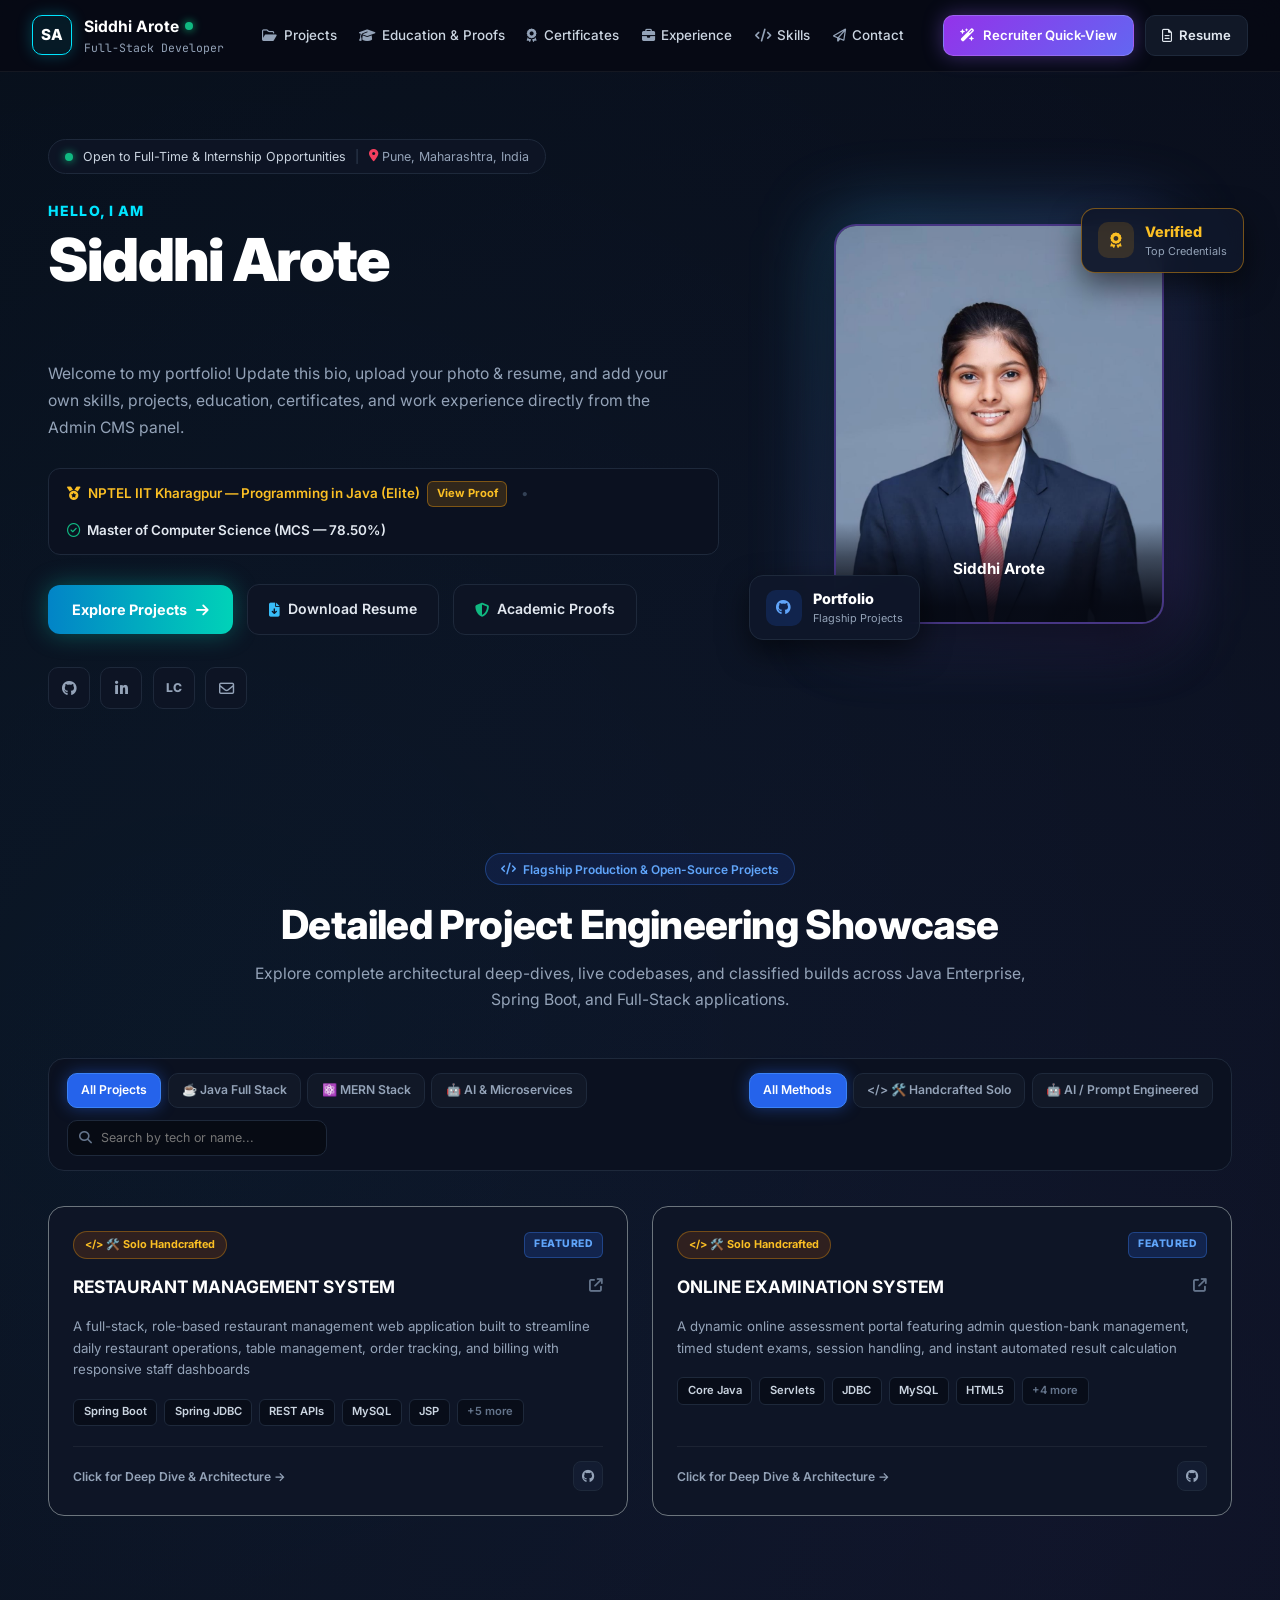
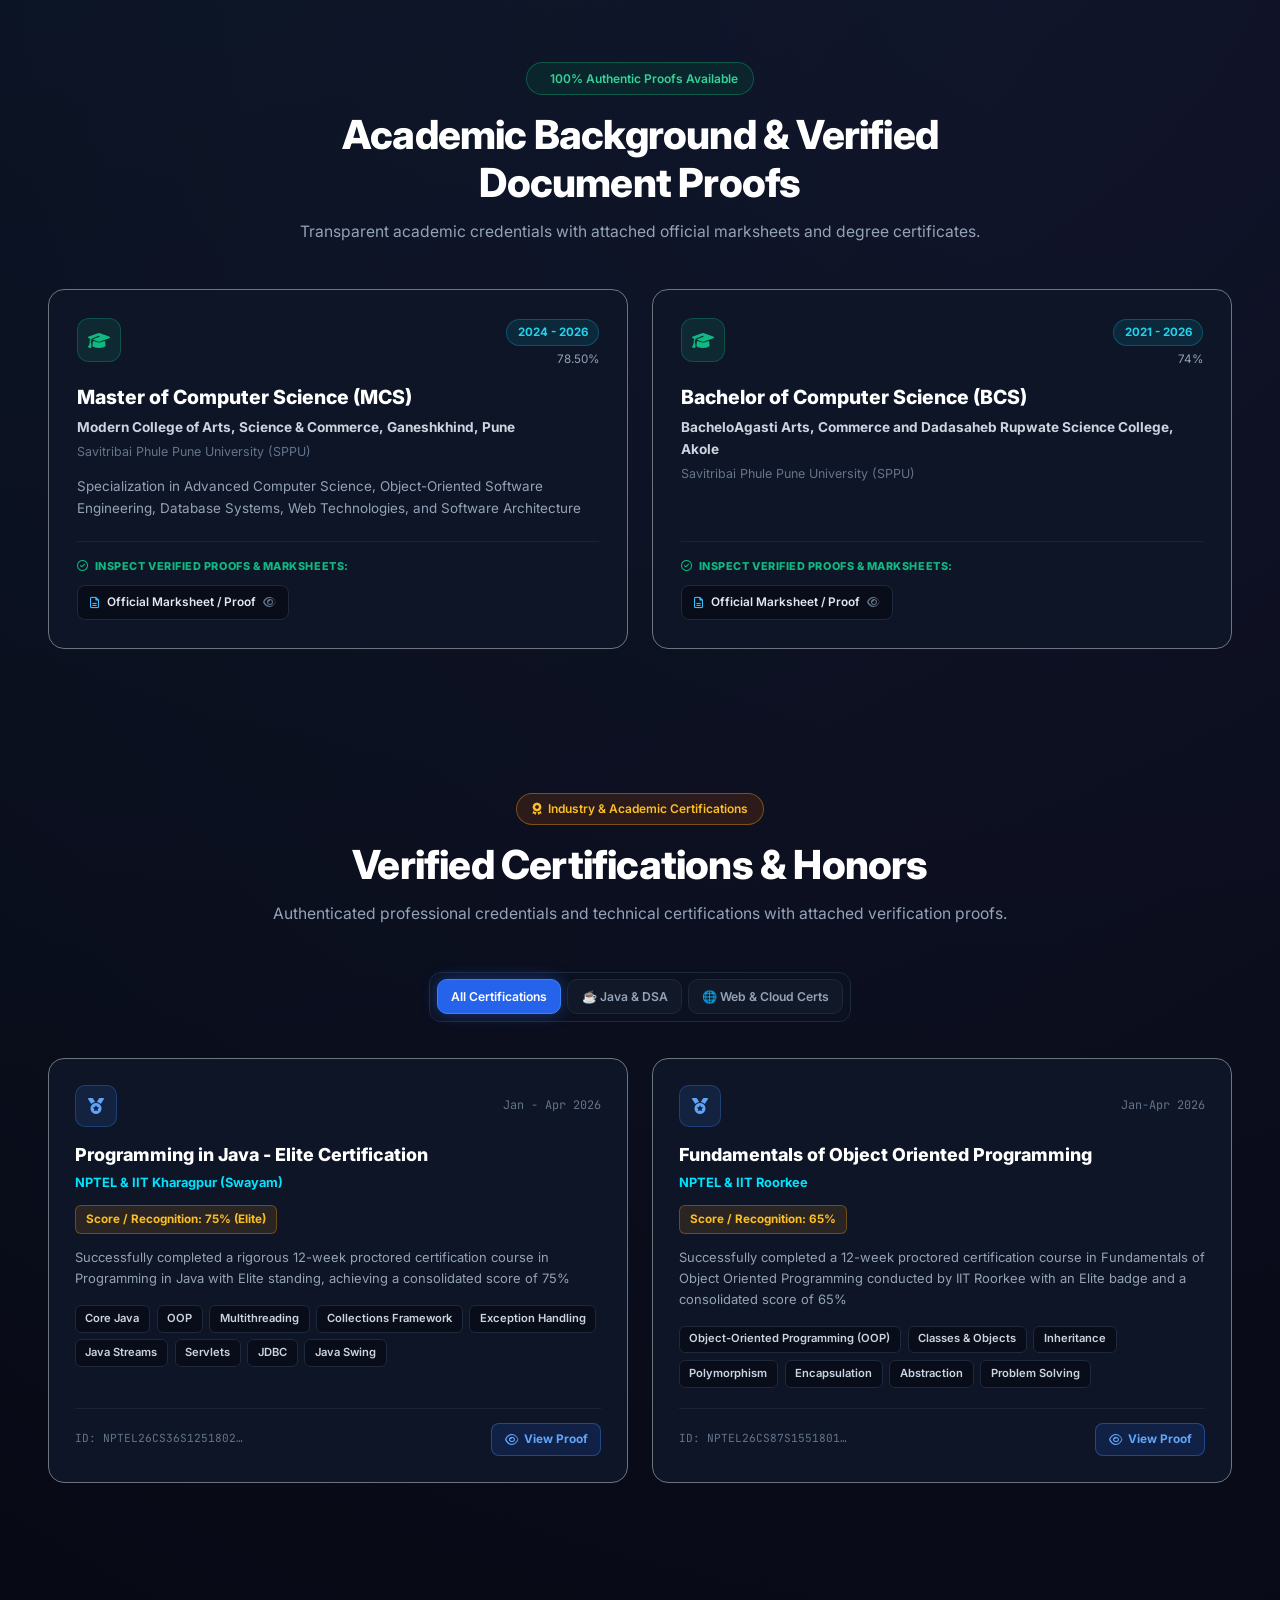
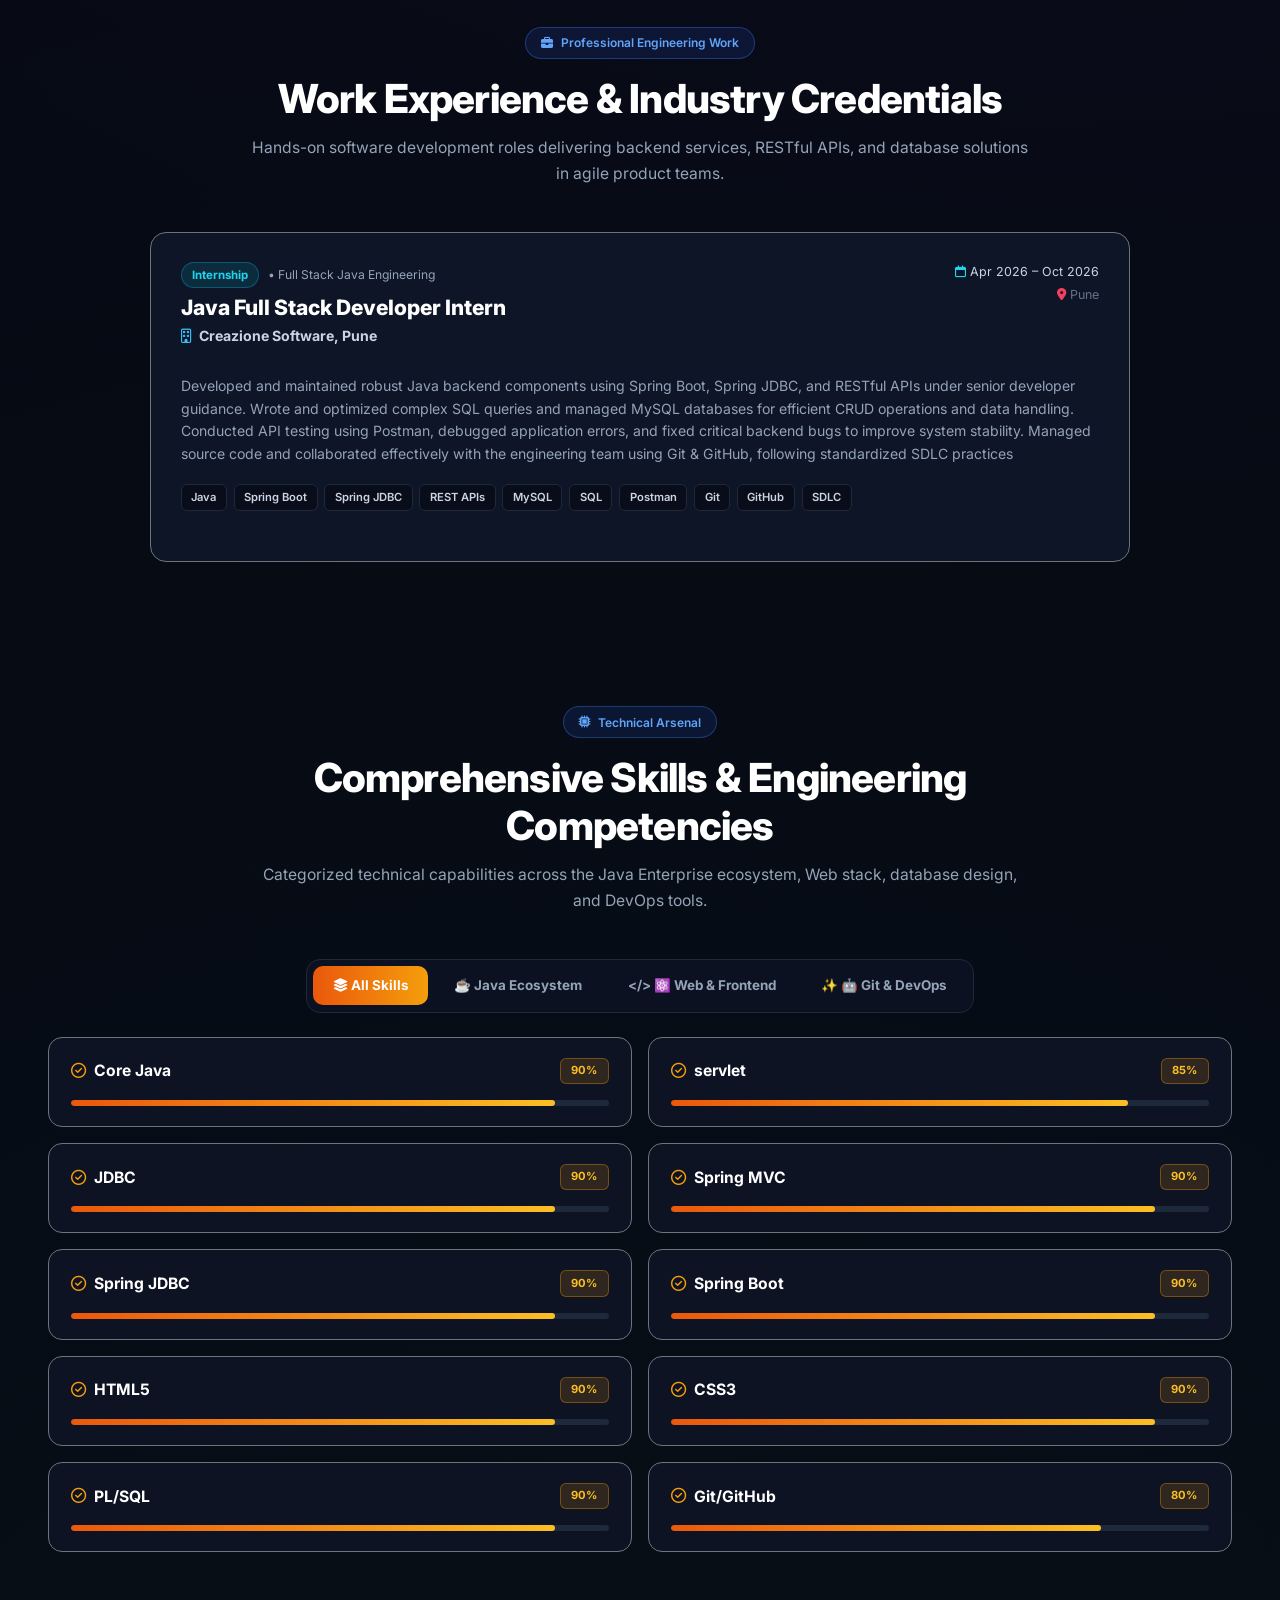
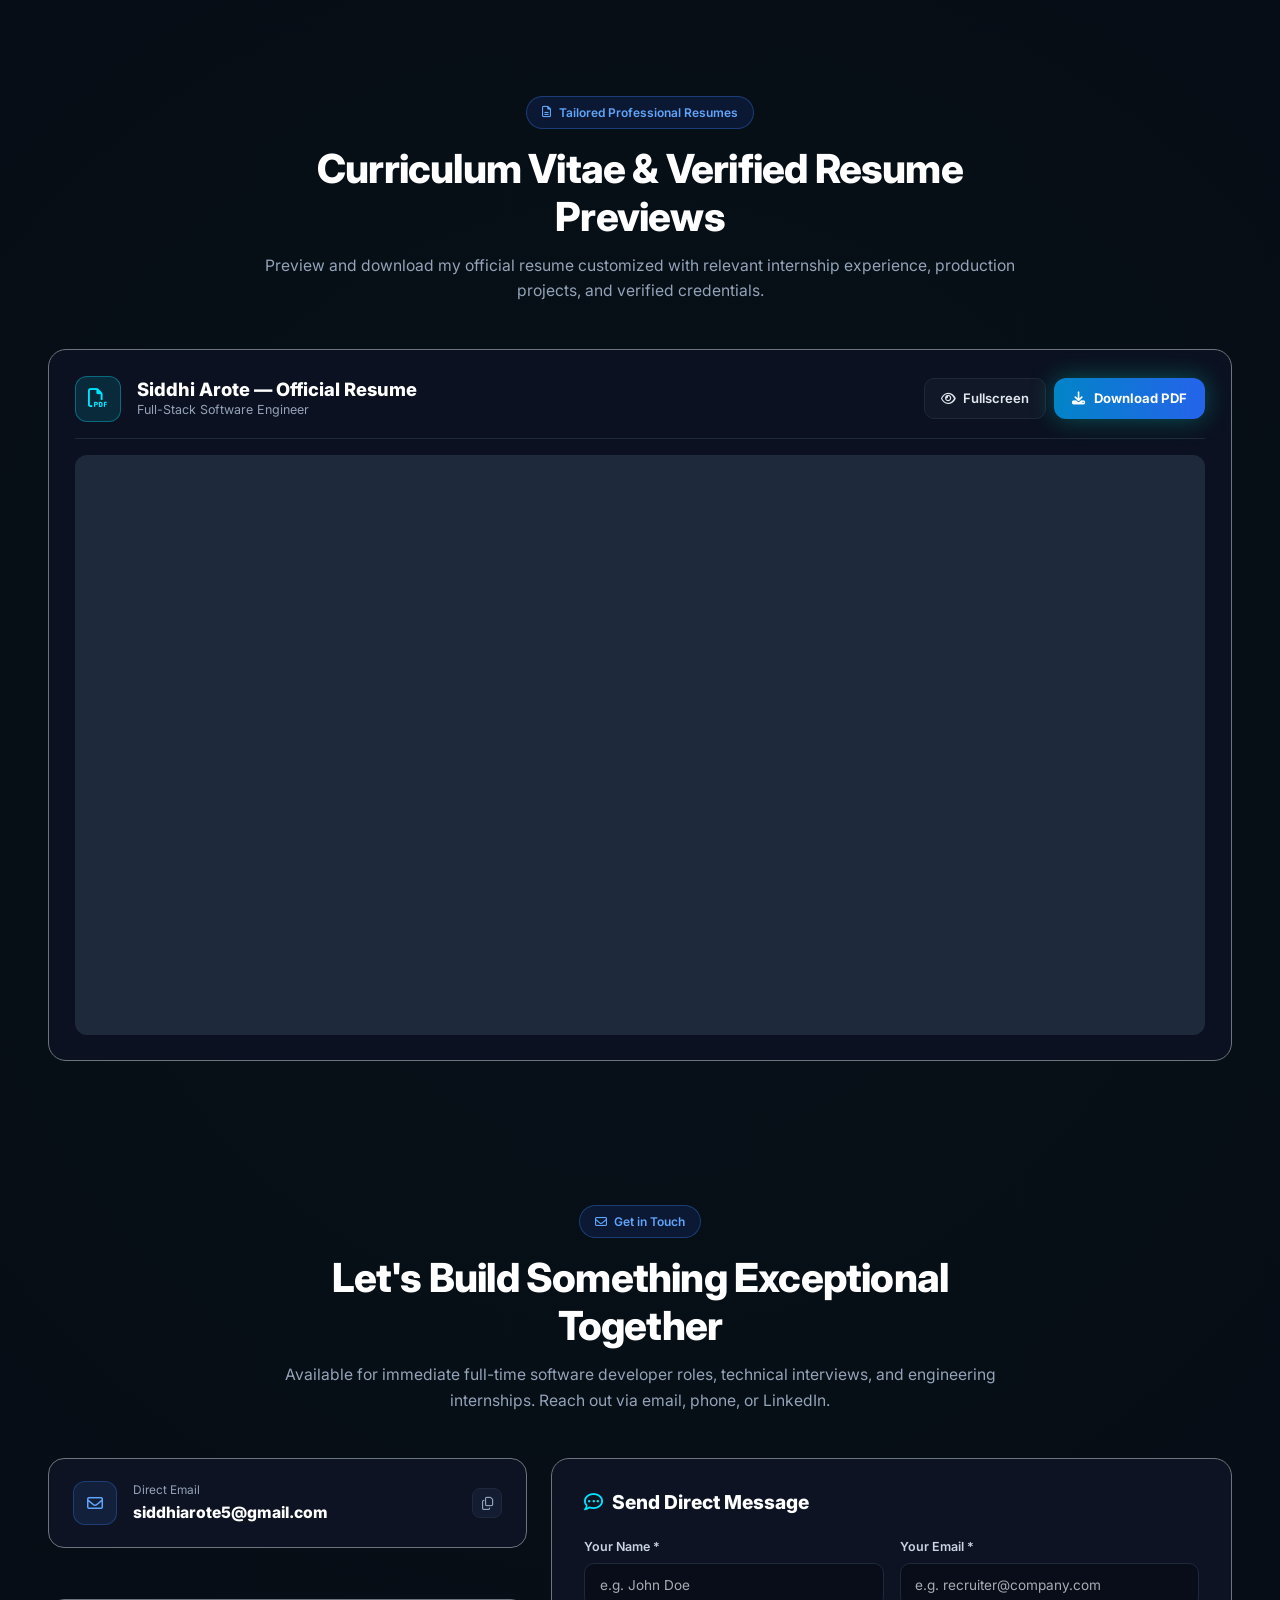
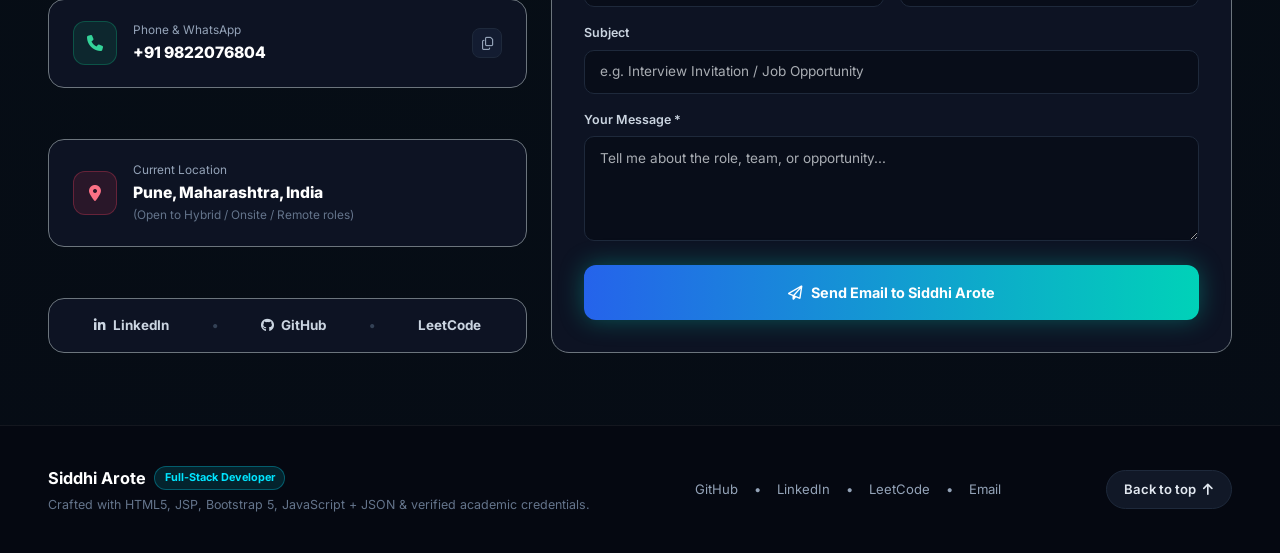
<file: index.html>
<!DOCTYPE html>
<html lang="en" data-bs-theme="dark">
<head>
    <meta charset="UTF-8">
    <meta name="viewport" content="width=device-width, initial-scale=1.0">
    <title>Siddhi Arote — Full-Stack Software Engineer</title>
    <!-- Bootstrap 5.3 CSS for Responsive Design & Dark Cards -->
    <link href="https://cdn.jsdelivr.net/npm/bootstrap@5.3.3/dist/css/bootstrap.min.css" rel="stylesheet">
    <!-- Font Awesome Icons -->
    <link rel="stylesheet" href="https://cdnjs.cloudflare.com/ajax/libs/font-awesome/6.5.1/css/all.min.css">
    <!-- Custom Portfolio Dark Theme CSS -->
    <link rel="stylesheet" href="assets/portfolio.css">
</head>
<body>

<!-- ================= TOP NAVBAR ================= -->
<header class="navbar">
    <div class="navbar-inner w-100">
        <a href="#top" class="brand">
            <div class="brand-logo" id="navLogoInitials">SA</div>
            <div class="brand-text">
                <div class="brand-name">
                    <span id="navShortName">Siddhi Arote</span>
                    <span class="online-dot" title="Available for Immediate Joining"></span>
                </div>
                <div class="brand-sub" id="navSubtitle">Full-Stack Developer</div>
            </div>
        </a>

        <nav class="nav-links">
            <a href="#projects" class="nav-link"><i class="fa-regular fa-folder-open"></i> Projects</a>
            <a href="#education" class="nav-link"><i class="fa-solid fa-graduation-cap"></i> Education &amp; Proofs</a>
            <a href="#certificates" class="nav-link"><i class="fa-solid fa-award"></i> Certificates</a>
            <a href="#experience" class="nav-link"><i class="fa-solid fa-briefcase"></i> Experience</a>
            <a href="#skills" class="nav-link"><i class="fa-solid fa-code"></i> Skills</a>
            <a href="#contact" class="nav-link"><i class="fa-regular fa-paper-plane"></i> Contact</a>
        </nav>

        <div class="nav-actions">
            <button type="button" class="btn-recruiter" onclick="openRecruiterModal()">
                <i class="fa-solid fa-wand-magic-sparkles"></i> Recruiter Quick-View
            </button>
            <a href="#resume-section" class="btn-resume-nav">
                <i class="fa-regular fa-file-lines"></i> Resume
            </a>
        </div>
    </div>
</header>

<!-- ================= HERO SECTION ================= -->
<section id="top" class="hero-section">
    <div class="container">
        <div class="row align-items-center g-5">
            <!-- Left Column -->
            <div class="col-lg-7">
                <div class="status-pill">
                    <span class="online-dot"></span>
                    <span id="heroStatusText">Open to Full-Time &amp; Internship Opportunities</span>
                    <span class="sep">|</span>
                    <span class="loc"><i class="fa-solid fa-location-dot" style="color:#f43f5e;"></i> <span id="heroLocation">Pune, Maharashtra, India</span></span>
                </div>

                <div class="hero-greeting" id="heroGreeting">HELLO, I AM</div>
                <h1 class="hero-name" id="heroFullName">Siddhi Arote</h1>
                <h2 class="hero-role">
                    <span id="heroRotatingRole" class="rotating-role-fade">Java Full Stack Developer</span>
                </h2>
                <p class="hero-bio" id="heroBio">
                    Java Full Stack Developer skilled in Core Java, Spring Boot, Spring MVC, Spring JDBC, Servlets, JSP, RESTful APIs, MySQL, PL/SQL, HTML5, CSS3, JavaScript, and Bootstrap. Passionate about building scalable enterprise web applications and clean architectures.
                </p>

                <div class="hero-highlight-bar">
                    <span class="highlight-gold">
                        <i class="fa-solid fa-medal"></i>
                        NPTEL IIT Kharagpur — Programming in Java (Elite)
                        <button type="button" class="btn-view-proof-mini"
                                onclick="openProofModal('Programming in Java - Elite Certification', 'uploads/cert_1792518285256_NPTEL26CS36S125180229004916999.pdf', 'Verified Credential Proof — Siddhi Arote')">
                            View Proof
                        </button>
                    </span>
                    <span style="color:#334155;">•</span>
                    <span class="highlight-mca">
                        <i class="fa-regular fa-circle-check"></i>
                        Master of Computer Science (MCS — 78.50%)
                    </span>
                </div>

                <div class="hero-cta-row">
                    <a href="#projects" class="btn-explore">
                        Explore Projects <i class="fa-solid fa-arrow-right"></i>
                    </a>
                    <a href="#resume-section" class="btn-dark-cta">
                        <i class="fa-solid fa-file-arrow-down" style="color:#38bdf8;"></i> Download Resume
                    </a>
                    <a href="#education" class="btn-dark-cta">
                        <i class="fa-solid fa-shield-halved" style="color:#10b981;"></i> Academic Proofs
                    </a>
                </div>

                <div class="hero-socials">
                    <a href="https://github.com/SiddhiArote0420" target="_blank" class="social-box dyn-github-link" title="GitHub">
                        <i class="fa-brands fa-github"></i>
                    </a>
                    <a href="https://linkedin.com/in/siddhi-arote-3b6bb731a" target="_blank" class="social-box dyn-linkedin-link" title="LinkedIn">
                        <i class="fa-brands fa-linkedin-in"></i>
                    </a>
                    <a href="https://leetcode.com/u/Arote_Siddhi" target="_blank" class="social-box dyn-leetcode-link" title="LeetCode">
                        <span style="font-size:0.76rem;font-weight:800;">LC</span>
                    </a>
                    <a href="mailto:siddhiarote5@gmail.com" class="social-box dyn-email-link" title="Email">
                        <i class="fa-regular fa-envelope"></i>
                    </a>
                </div>
            </div>

            <!-- Right Column: Glowing Portrait Card -->
            <div class="col-lg-5">
                <div class="hero-photo-wrap">
                    <div class="photo-glow"></div>

                    <!-- Top-Right Floating Badge -->
                    <div class="floating-badge top-right">
                        <div class="fb-icon gold"><i class="fa-solid fa-award"></i></div>
                        <div>
                            <div class="fb-title gold-text" id="topBadgeTitle">Verified</div>
                            <div class="fb-sub" id="topBadgeSub">Top Credentials</div>
                        </div>
                    </div>

                    <div class="photo-card">
                        <img id="heroProfileImg" src="uploads/profile_1792514562348_pic.jpeg"
                             alt="Siddhi Arote"
                             onerror="this.src='https://ui-avatars.com/api/?name=Siddhi+Arote&size=500&background=0f172a&color=00e5ff&bold=true'">
                        <div class="photo-caption-overlay">
                            <div class="photo-caption-name" id="photoCaptionName">Siddhi Arote</div>
                            <div class="photo-caption-role rotating-role-fade" id="photoCardRotatingRole">Java Full Stack Developer</div>
                        </div>
                    </div>

                    <!-- Bottom-Left Floating Badge -->
                    <div class="floating-badge bottom-left">
                        <div class="fb-icon blue"><i class="fa-brands fa-github"></i></div>
                        <div>
                            <div class="fb-title" id="bottomBadgeTitle">Portfolio</div>
                            <div class="fb-sub" id="bottomBadgeSub">Flagship Projects</div>
                        </div>
                    </div>
                </div>
            </div>
        </div>
    </div>
</section>

<!-- ================= DETAILED PROJECT ENGINEERING SHOWCASE ================= -->
<section id="projects">
    <div class="container">
        <div class="section-header">
            <div class="section-badge">
                <i class="fa-solid fa-code"></i> Flagship Production &amp; Open-Source Projects
            </div>
            <h2 class="section-title">Detailed Project Engineering Showcase</h2>
            <p class="section-subtitle">
                Explore complete architectural deep-dives, live codebases, and classified builds across Java
                Enterprise, Spring Boot, and Full-Stack applications.
            </p>
        </div>

        <!-- Filter Bar -->
        <div class="filter-bar">
            <div class="filter-group" id="projectCategoryFilters">
                <button type="button" class="filter-btn active" onclick="filterProjects('category', 'ALL', this)">All Projects</button>
                <button type="button" class="filter-btn" onclick="filterProjects('category', 'Java Full Stack', this)">☕ Java Full Stack</button>
                <button type="button" class="filter-btn" onclick="filterProjects('category', 'MERN Stack', this)">⚛️ MERN Stack</button>
                <button type="button" class="filter-btn" onclick="filterProjects('category', 'AI & Microservices', this)">🤖 AI &amp; Microservices</button>
            </div>

            <div class="filter-group" id="projectMethodFilters">
                <button type="button" class="filter-btn active" onclick="filterProjects('method', 'ALL', this)">All Methods</button>
                <button type="button" class="filter-btn" onclick="filterProjects('method', 'Solo Handcrafted', this)">&lt;/&gt; 🛠️ Handcrafted Solo</button>
                <button type="button" class="filter-btn" onclick="filterProjects('method', 'AI & Prompt Engineered', this)">🤖 AI / Prompt Engineered</button>
            </div>

            <div class="search-input-wrap">
                <i class="fa-solid fa-magnifying-glass"></i>
                <input type="text" id="projectSearchInput" class="search-input" placeholder="Search by tech or name..." oninput="applyProjectFilters()">
            </div>
        </div>

        <!-- Bootstrap 5 Row for Dark Project Cards (Dynamically loaded via portfolio.js) -->
        <div class="row g-4 justify-content-center" id="projectsGrid"></div>
    </div>
</section>

<!-- ================= ACADEMIC BACKGROUND & VERIFIED DOCUMENT PROOFS ================= -->
<section id="education">
    <div class="container">
        <div class="section-header">
            <div class="section-badge emerald">
                <i class="fa-solid fa-shield-check"></i> 100% Authentic Proofs Available
            </div>
            <h2 class="section-title">Academic Background &amp; Verified Document Proofs</h2>
            <p class="section-subtitle">
                Transparent academic credentials with attached official marksheets and degree certificates.
            </p>
        </div>

        <div class="row g-4 justify-content-center" id="educationGrid"></div>
    </div>
</section>

<!-- ================= VERIFIED CERTIFICATIONS & HONORS ================= -->
<section id="certificates">
    <div class="container">
        <div class="section-header">
            <div class="section-badge gold">
                <i class="fa-solid fa-award"></i> Industry &amp; Academic Certifications
            </div>
            <h2 class="section-title">Verified Certifications &amp; Honors</h2>
            <p class="section-subtitle">
                Authenticated professional credentials and technical certifications with attached verification proofs.
            </p>
        </div>

        <div class="cert-filter-wrap">
            <div class="cert-filter-box" id="certFilterButtons">
                <button type="button" class="filter-btn active" onclick="filterCertificates('ALL', this)">All Certifications</button>
                <button type="button" class="filter-btn" onclick="filterCertificates('Java & DSA (IIT NPTEL)', this)">☕ Java &amp; DSA</button>
                <button type="button" class="filter-btn" onclick="filterCertificates('Web & Google Certs', this)">🌐 Web &amp; Cloud Certs</button>
            </div>
        </div>

        <div class="row g-4 justify-content-center" id="certsGrid"></div>
    </div>
</section>

<!-- ================= WORK EXPERIENCE & INDUSTRY CREDENTIALS ================= -->
<section id="experience">
    <div class="container">
        <div class="section-header">
            <div class="section-badge">
                <i class="fa-solid fa-briefcase"></i> Professional Engineering Work
            </div>
            <h2 class="section-title">Work Experience &amp; Industry Credentials</h2>
            <p class="section-subtitle">
                Hands-on software development roles delivering backend services, RESTful APIs, and database
                solutions in agile product teams.
            </p>
        </div>

        <div class="exp-list" id="experienceList"></div>
    </div>
</section>

<!-- ================= COMPREHENSIVE SKILLS & ENGINEERING COMPETENCIES ================= -->
<section id="skills">
    <div class="container">
        <div class="section-header">
            <div class="section-badge">
                <i class="fa-solid fa-microchip"></i> Technical Arsenal
            </div>
            <h2 class="section-title">Comprehensive Skills &amp; Engineering<br>Competencies</h2>
            <p class="section-subtitle">
                Categorized technical capabilities across the Java Enterprise ecosystem, Web stack, database
                design, and DevOps tools.
            </p>
        </div>

        <div class="d-flex justify-content-center mb-4">
            <div id="skillFilterButtons" style="background:#0b1120;border:1px solid #1e293b;padding:0.4rem;border-radius:14px;display:inline-flex;flex-wrap:wrap;justify-content:center;gap:0.45rem;">
                <button type="button" class="skill-tab-btn" onclick="filterSkillsByCat('ALL', this)"
                        style="background:linear-gradient(90deg, #ea580c, #f59e0b);color:#fff;border:none;padding:0.55rem 1.2rem;border-radius:10px;font-size:0.84rem;font-weight:700;cursor:pointer;">
                    <i class="fa-solid fa-layer-group"></i> All Skills
                </button>
                <button type="button" class="skill-tab-btn" onclick="filterSkillsByCat('Java', this)"
                        style="background:transparent;color:#94a3b8;border:none;padding:0.55rem 1.2rem;border-radius:10px;font-size:0.84rem;font-weight:700;cursor:pointer;">
                    ☕ Java Ecosystem
                </button>
                <button type="button" class="skill-tab-btn" onclick="filterSkillsByCat('MERN', this)"
                        style="background:transparent;color:#94a3b8;border:none;padding:0.55rem 1.2rem;border-radius:10px;font-size:0.84rem;font-weight:700;cursor:pointer;">
                    &lt;/&gt; ⚛️ Web &amp; Frontend
                </button>
                <button type="button" class="skill-tab-btn" onclick="filterSkillsByCat('AI', this)"
                        style="background:transparent;color:#94a3b8;border:none;padding:0.55rem 1.2rem;border-radius:10px;font-size:0.84rem;font-weight:700;cursor:pointer;">
                    ✨ 🤖 Git &amp; DevOps
                </button>
            </div>
        </div>

        <!-- 2-Column Grid of Individual Skill Cards (Dynamically loaded via JavaScript + JSON) -->
        <div class="row g-3 justify-content-center" id="skillsGrid"></div>
    </div>
</section>

<!-- ================= CURRICULUM VITAE & VERIFIED RESUME PREVIEWS ================= -->
<section id="resume-section">
    <div class="container">
        <div class="section-header">
            <div class="section-badge">
                <i class="fa-regular fa-file-lines"></i> Tailored Professional Resumes
            </div>
            <h2 class="section-title">Curriculum Vitae &amp; Verified Resume<br>Previews</h2>
            <p class="section-subtitle">
                Preview and download my official resume customized with relevant internship experience,
                production projects, and verified credentials.
            </p>
        </div>

        <div class="card border-secondary" style="background:#0b1120;border-radius:18px;padding:1.6rem;">
            <div class="d-flex flex-wrap justify-content-between align-items-center gap-3 pb-3 mb-3" style="border-bottom:1px solid #1e293b;">
                <div class="d-flex align-items-center gap-3">
                    <div style="width:46px;height:46px;border-radius:12px;background:rgba(0,229,255,0.12);border:1px solid rgba(0,229,255,0.35);color:#00e5ff;display:flex;align-items:center;justify-content:center;font-size:1.2rem;">
                        <i class="fa-regular fa-file-pdf"></i>
                    </div>
                    <div>
                        <h3 id="resumeHeadingName" style="font-size:1.15rem;font-weight:800;color:#fff;margin:0;">Siddhi Arote — Official Resume</h3>
                        <div id="resumeSubRole" style="font-size:0.78rem;color:#94a3b8;">Full-Stack Software Engineer</div>
                    </div>
                </div>

                <div class="d-flex flex-wrap gap-2">
                    <a id="resumeFullscreenBtn" href="uploads/resume_1792514562377_JAVA_DEVELOPER__2_.pdf" target="_blank" class="btn-resume-nav">
                        <i class="fa-regular fa-eye"></i> Fullscreen
                    </a>
                    <a id="resumeDownloadBtn" href="uploads/resume_1792514562377_JAVA_DEVELOPER__2_.pdf" download="Siddhi_Arote_Java_Developer_Resume.pdf" class="btn-explore" style="padding:0.55rem 1.15rem;font-size:0.82rem;background:linear-gradient(90deg,#0284c7,#2563eb);">
                        <i class="fa-solid fa-download"></i> Download PDF
                    </a>
                </div>
            </div>

            <div style="background:#1e293b;border-radius:12px;overflow:hidden;height:580px;">
                <iframe id="resumePreviewIframe" src="uploads/resume_1792514562377_JAVA_DEVELOPER__2_.pdf" style="width:100%;height:100%;border:none;"></iframe>
            </div>
        </div>
    </div>
</section>

<!-- ================= GET IN TOUCH / CONTACT SECTION ================= -->
<section id="contact">
    <div class="container">
        <div class="section-header">
            <div class="section-badge">
                <i class="fa-regular fa-envelope"></i> Get in Touch
            </div>
            <h2 class="section-title">Let's Build Something Exceptional Together</h2>
            <p class="section-subtitle">
                Available for immediate full-time software developer roles, technical interviews, and engineering
                internships. Reach out via email, phone, or LinkedIn.
            </p>
        </div>

        <div class="row g-4 align-items-stretch">
            <!-- Left Column: Stacked Info Cards -->
            <div class="col-lg-5 d-flex flex-column justify-content-between gap-3">
                <!-- Card 1: Direct Email -->
                <div class="card border-secondary" style="background:#0d1323;border-radius:16px;padding:1.35rem 1.5rem;">
                    <div class="d-flex align-items-center justify-content-between">
                        <div class="d-flex align-items-center gap-3">
                            <div style="width:44px;height:44px;border-radius:12px;background:rgba(59,130,246,0.12);border:1px solid rgba(59,130,246,0.3);color:#60a5fa;display:flex;align-items:center;justify-content:center;">
                                <i class="fa-regular fa-envelope"></i>
                            </div>
                            <div>
                                <div style="font-size:0.74rem;color:#94a3b8;">Direct Email</div>
                                <a id="contactEmailText" href="mailto:siddhiarote5@gmail.com" class="dyn-email-link" style="font-size:0.98rem;font-weight:800;color:#ffffff;">siddhiarote5@gmail.com</a>
                            </div>
                        </div>
                        <button type="button" class="repo-icon-btn" onclick="copyTextToClipboard(document.getElementById('contactEmailText').textContent, this)" title="Copy Email">
                            <i class="fa-regular fa-copy"></i>
                        </button>
                    </div>
                </div>

                <!-- Card 2: Phone & WhatsApp -->
                <div class="card border-secondary" style="background:#0d1323;border-radius:16px;padding:1.35rem 1.5rem;">
                    <div class="d-flex align-items-center justify-content-between">
                        <div class="d-flex align-items-center gap-3">
                            <div style="width:44px;height:44px;border-radius:12px;background:rgba(16,185,129,0.12);border:1px solid rgba(16,185,129,0.3);color:#34d399;display:flex;align-items:center;justify-content:center;">
                                <i class="fa-solid fa-phone"></i>
                            </div>
                            <div>
                                <div style="font-size:0.74rem;color:#94a3b8;">Phone &amp; WhatsApp</div>
                                <div id="contactPhoneText" style="font-size:0.98rem;font-weight:800;color:#ffffff;">+91 9822076804</div>
                            </div>
                        </div>
                        <button type="button" class="repo-icon-btn" onclick="copyTextToClipboard(document.getElementById('contactPhoneText').textContent, this)" title="Copy Phone">
                            <i class="fa-regular fa-copy"></i>
                        </button>
                    </div>
                </div>

                <!-- Card 3: Current Location -->
                <div class="card border-secondary" style="background:#0d1323;border-radius:16px;padding:1.35rem 1.5rem;">
                    <div class="d-flex align-items-center gap-3">
                        <div style="width:44px;height:44px;border-radius:12px;background:rgba(244,63,94,0.12);border:1px solid rgba(244,63,94,0.3);color:#fb7185;display:flex;align-items:center;justify-content:center;">
                            <i class="fa-solid fa-location-dot"></i>
                        </div>
                        <div>
                            <div style="font-size:0.74rem;color:#94a3b8;">Current Location</div>
                            <div id="contactLocationText" style="font-size:0.98rem;font-weight:800;color:#ffffff;">Pune, Maharashtra, India</div>
                            <div style="font-size:0.74rem;color:#64748b;">(Open to Hybrid / Onsite / Remote roles)</div>
                        </div>
                    </div>
                </div>

                <!-- Card 4: Social Bar -->
                <div class="card border-secondary" style="background:#0d1323;border-radius:16px;padding:1rem 1.5rem;">
                    <div class="d-flex justify-content-around align-items-center" style="font-size:0.84rem;font-weight:700;color:#cbd5e1;">
                        <a href="https://linkedin.com/in/siddhi-arote-3b6bb731a" target="_blank" class="dyn-linkedin-link"><i class="fa-brands fa-linkedin-in me-1"></i> LinkedIn</a>
                        <span style="color:#334155;">•</span>
                        <a href="https://github.com/SiddhiArote0420" target="_blank" class="dyn-github-link"><i class="fa-brands fa-github me-1"></i> GitHub</a>
                        <span style="color:#334155;">•</span>
                        <a href="https://leetcode.com/u/Arote_Siddhi" target="_blank" class="dyn-leetcode-link">LeetCode</a>
                    </div>
                </div>
            </div>

            <!-- Right Column: Send Direct Message Card -->
            <div class="col-lg-7">
                <div class="card border-secondary h-100" style="background:#0d1323;border-radius:18px;padding:2rem;">
                    <h3 style="font-size:1.2rem;font-weight:800;color:#fff;margin-bottom:1.4rem;display:flex;align-items:center;gap:0.55rem;">
                        <i class="fa-regular fa-comment-dots" style="color:#00e5ff;"></i> Send Direct Message
                    </h3>

                    <form id="contactForm" action="contact" method="post" onsubmit="return submitPortfolioContactForm(event)" novalidate>
                        <div class="row g-3 mb-3">
                            <div class="col-md-6">
                                <label class="form-label" for="contactName">Your Name *</label>
                                <input type="text" name="recruiterName" id="contactName" class="form-control" placeholder="e.g. John Doe" required maxlength="150">
                            </div>
                            <div class="col-md-6">
                                <label class="form-label" for="contactEmail">Your Email *</label>
                                <input type="email" name="recruiterEmail" id="contactEmail" class="form-control" placeholder="e.g. recruiter@company.com" required maxlength="254">
                            </div>
                        </div>
                        <div class="mb-3">
                            <label class="form-label" for="contactSubject">Subject</label>
                            <input type="text" name="roleOffered" id="contactSubject" class="form-control" placeholder="e.g. Interview Invitation / Job Opportunity" required maxlength="250">
                        </div>
                        <div class="mb-4">
                            <label class="form-label" for="contactMessage">Your Message *</label>
                            <textarea name="message" id="contactMessage" rows="4" class="form-control" placeholder="Tell me about the role, team, or opportunity..." required maxlength="5000"></textarea>
                        </div>
                        <button type="submit" id="contactSubmitBtn" class="btn-explore w-100 justify-content-center py-3" style="background:linear-gradient(90deg, #2563eb 0%, #00d2b8 100%);">
                            <i class="fa-regular fa-paper-plane"></i> Send Email to Siddhi Arote
                        </button>
                        <div id="contactFormStatus" role="status" aria-live="polite" style="display:none;margin-top:0.85rem;padding:0.75rem 1rem;border-radius:10px;font-size:0.88rem;font-weight:600;text-align:center;"></div>
                    </form>
                </div>
            </div>
        </div>
    </div>
</section>

<!-- ================= FOOTER ================= -->
<footer style="border-top:1px solid rgba(255,255,255,0.06);padding:2.4rem 0;background:#050811;">
    <div class="container d-flex flex-wrap justify-content-between align-items-center gap-3">
        <div>
            <div class="d-flex align-items-center gap-2 mb-1">
                <strong id="footerFullName" style="font-size:1.02rem;color:#fff;">Siddhi Arote</strong>
                <span id="footerNavSub" style="background:rgba(0,229,255,0.12);border:1px solid rgba(0,229,255,0.3);color:#00e5ff;font-size:0.68rem;font-weight:700;padding:0.15rem 0.6rem;border-radius:999px;">
                    Full-Stack Developer
                </span>
            </div>
            <div style="font-size:0.78rem;color:#64748b;">
                Crafted with HTML5, JSP, Bootstrap 5, JavaScript + JSON &amp; verified academic credentials.
            </div>
        </div>

        <div class="d-flex align-items-center gap-3" style="font-size:0.82rem;color:#94a3b8;">
            <a href="https://github.com/SiddhiArote0420" target="_blank" class="dyn-github-link">GitHub</a>
            <span>•</span>
            <a href="https://linkedin.com/in/siddhi-arote-3b6bb731a" target="_blank" class="dyn-linkedin-link">LinkedIn</a>
            <span>•</span>
            <a href="https://leetcode.com/u/Arote_Siddhi" target="_blank" class="dyn-leetcode-link">LeetCode</a>
            <span>•</span>
            <a href="mailto:siddhiarote5@gmail.com" class="dyn-email-link">Email</a>
        </div>

        <a href="#top" class="btn-resume-nav" style="border-radius:999px;padding:0.5rem 1.1rem;">
            Back to top <i class="fa-solid fa-arrow-up"></i>
        </a>
    </div>
</footer>

<!-- ================= MODAL 1: PROJECT DEEP DIVE & ARCHITECTURE ================= -->
<div class="modal-backdrop" id="projectModal">
    <div class="modal-window">
        <div class="modal-header">
            <div>
                <div id="pmCategory" style="font-size:0.74rem;color:#00e5ff;font-weight:700;text-transform:uppercase;"></div>
                <h3 id="pmTitle" style="font-size:1.35rem;font-weight:800;color:#fff;margin-top:0.2rem;"></h3>
            </div>
            <button type="button" class="modal-close" onclick="closeModal('projectModal')">✕</button>
        </div>
        <div class="modal-body">
            <h4 style="font-size:0.8rem;text-transform:uppercase;color:#94a3b8;margin-bottom:0.4rem;">Executive Overview</h4>
            <p id="pmDesc" style="font-size:0.92rem;color:#e2e8f0;margin-bottom:1.3rem;"></p>

            <h4 style="font-size:0.8rem;text-transform:uppercase;color:#10b981;margin-bottom:0.4rem;">
                <i class="fa-solid fa-diagram-project"></i> System Architecture &amp; Engineering Deep-Dive
            </h4>
            <div id="pmArch" style="background:#070b14;border:1px solid #1e293b;padding:1rem;border-radius:12px;font-size:0.88rem;color:#cbd5e1;margin-bottom:1.3rem;"></div>

            <h4 style="font-size:0.8rem;text-transform:uppercase;color:#94a3b8;margin-bottom:0.5rem;">Technology Stack</h4>
            <div id="pmTech" class="tech-tags" style="margin-bottom:1.4rem;"></div>

            <div class="d-flex gap-2 flex-wrap">
                <a id="pmGithub" href="#" target="_blank" class="btn-explore" style="padding:0.65rem 1.2rem;font-size:0.82rem;">
                    <i class="fa-brands fa-github"></i> View Codebase on GitHub
                </a>
                <button type="button" class="btn-dark-cta" onclick="closeModal('projectModal')" style="padding:0.65rem 1.2rem;font-size:0.82rem;">
                    Close Window
                </button>
            </div>
        </div>
    </div>
</div>

<!-- ================= MODAL 2: VERIFIED PROOF / CERTIFICATE / RESUME INSPECTOR ================= -->
<div class="modal-backdrop" id="proofModal">
    <div class="modal-window">
        <div class="modal-header">
            <div>
                <div style="font-size:0.72rem;color:#10b981;font-weight:700;text-transform:uppercase;">
                    <i class="fa-solid fa-shield-check"></i> Verified Credential &amp; Document Inspector
                </div>
                <h3 id="prfTitle" style="font-size:1.2rem;font-weight:800;color:#fff;margin-top:0.2rem;"></h3>
            </div>
            <button type="button" class="modal-close" onclick="closeModal('proofModal')">✕</button>
        </div>
        <div class="modal-body">
            <p id="prfSub" style="font-size:0.86rem;color:#94a3b8;margin-bottom:1.1rem;"></p>
            <div id="prfViewerBox" style="background:#070b14;border:1px solid #1e293b;border-radius:12px;padding:1.25rem;text-align:center;min-height:240px;display:flex;flex-direction:column;align-items:center;justify-content:center;">
            </div>
            <div class="mt-3 d-flex justify-content-between align-items-center flex-wrap gap-2">
                <a id="prfDownloadBtn" href="#" target="_blank" class="btn-explore" style="padding:0.6rem 1.15rem;font-size:0.82rem;display:none;">
                    <i class="fa-solid fa-download"></i> Open / Download Original File
                </a>
            </div>
        </div>
    </div>
</div>

<!-- ================= MODAL 3: RECRUITER QUICK-VIEW MODULE ================= -->
<div class="modal-backdrop" id="recruiterModal">
    <div class="modal-window" style="max-width:920px;">
        <div class="modal-header" style="background:linear-gradient(90deg, rgba(147,51,234,0.18), rgba(99,102,241,0.15));">
            <div>
                <div style="font-size:0.72rem;color:#c084fc;font-weight:800;text-transform:uppercase;letter-spacing:0.06em;">
                    ✨ 60-Second Executive Recruiter Dossier
                </div>
                <h3 style="font-size:1.35rem;font-weight:800;color:#fff;margin-top:0.15rem;">
                    Siddhi Arote — Candidate Quick-View
                </h3>
            </div>
            <div class="d-flex gap-2 align-items-center">
                <a href="recruiter.html" class="btn-recruiter" style="padding:0.42rem 0.85rem;font-size:0.76rem;">
                    Open Full Recruiter Page ↗
                </a>
                <button type="button" class="modal-close" onclick="closeModal('recruiterModal')">✕</button>
            </div>
        </div>
        <div class="modal-body">
            <div class="row g-3 mb-4">
                <div class="col-md-3 col-6">
                    <div style="background:#080d19;border:1px solid rgba(245,158,11,0.4);padding:0.9rem;border-radius:12px;">
                        <div style="font-size:0.7rem;color:#fbbf24;font-weight:700;">HIGHLIGHT</div>
                        <div style="font-size:0.95rem;font-weight:800;color:#fff;margin-top:0.2rem;">NPTEL Elite</div>
                        <div style="font-size:0.74rem;color:#94a3b8;">IIT Kharagpur &amp; Roorkee</div>
                    </div>
                </div>
                <div class="col-md-3 col-6">
                    <div style="background:#080d19;border:1px solid #1e293b;padding:0.9rem;border-radius:12px;">
                        <div style="font-size:0.7rem;color:#10b981;font-weight:700;">QUALIFICATIONS</div>
                        <div style="font-size:0.95rem;font-weight:800;color:#fff;margin-top:0.2rem;">MCS (78.50%)</div>
                        <div style="font-size:0.74rem;color:#94a3b8;">SPPU Pune</div>
                    </div>
                </div>
                <div class="col-md-3 col-6">
                    <div style="background:#080d19;border:1px solid #1e293b;padding:0.9rem;border-radius:12px;">
                        <div style="font-size:0.7rem;color:#38bdf8;font-weight:700;">EXPERIENCE</div>
                        <div style="font-size:0.95rem;font-weight:800;color:#fff;margin-top:0.2rem;">Java Intern</div>
                        <div style="font-size:0.74rem;color:#94a3b8;">Creazione Software</div>
                    </div>
                </div>
                <div class="col-md-3 col-6">
                    <div style="background:#080d19;border:1px solid #1e293b;padding:0.9rem;border-radius:12px;">
                        <div style="font-size:0.7rem;color:#a855f7;font-weight:700;">PROJECTS &amp; SKILLS</div>
                        <div style="font-size:0.95rem;font-weight:800;color:#fff;margin-top:0.2rem;">Production Ready</div>
                        <div style="font-size:0.74rem;color:#94a3b8;">Java &amp; Full-Stack</div>
                    </div>
                </div>
            </div>

            <div class="d-flex flex-wrap gap-2 justify-content-between align-items-center">
                <div class="d-flex gap-2 flex-wrap">
                    <a href="recruiter.html" class="btn-recruiter">
                        <i class="fa-solid fa-table-columns"></i> Open Dedicated Recruiter Portal
                    </a>
                    <a href="#contact" onclick="closeModal('recruiterModal')" class="btn-explore" style="padding:0.6rem 1.15rem;font-size:0.82rem;">
                        <i class="fa-regular fa-calendar-check"></i> Schedule Interview
                    </a>
                </div>
                <div style="font-size:0.8rem;color:#94a3b8;">
                    Direct Contact: <strong style="color:#fff;">siddhiarote5@gmail.com</strong> | <strong style="color:#fff;">+91 9822076804</strong>
                </div>
            </div>
        </div>
    </div>
</div>

<!-- Bootstrap 5.3 JS Bundle -->
<script src="https://cdn.jsdelivr.net/npm/bootstrap@5.3.3/dist/js/bootstrap.bundle.min.js"></script>
<script>
    window.PORTFOLIO_CTX = '';
    window.IS_STATIC_PORTFOLIO = true;
    var ctxPath = '';

    (function initRotatingRoles() {
        var roles = [
            'Java Full Stack Developer',
            'Full-Stack Software Engineer',
            'Junior Java Developer',
            'Software Development Engineer'
        ];
        var roleIdx = 0;
        var heroRoleEl = document.getElementById('heroRotatingRole');
        var photoRoleEl = document.getElementById('photoCardRotatingRole');

        if (heroRoleEl) heroRoleEl.textContent = roles[0];
        if (photoRoleEl) photoRoleEl.textContent = roles[0];

        setInterval(function () {
            roleIdx = (roleIdx + 1) % roles.length;
            if (heroRoleEl) heroRoleEl.classList.add('fade-out');
            if (photoRoleEl) photoRoleEl.classList.add('fade-out');

            setTimeout(function () {
                if (heroRoleEl) {
                    heroRoleEl.textContent = roles[roleIdx];
                    heroRoleEl.classList.remove('fade-out');
                }
                if (photoRoleEl) {
                    photoRoleEl.textContent = roles[roleIdx];
                    photoRoleEl.classList.remove('fade-out');
                }
            }, 380);
        }, 3000);
    })();

    function filterProjects(type, value, btn) {
        var buttons, i;
        if (type === 'category') {
            activeProjectCategory = value;
            buttons = document.querySelectorAll('#projectCategoryFilters .filter-btn');
            for (i = 0; i < buttons.length; i++) buttons[i].classList.remove('active');
        } else {
            activeProjectMethod = value;
            buttons = document.querySelectorAll('#projectMethodFilters .filter-btn');
            for (i = 0; i < buttons.length; i++) buttons[i].classList.remove('active');
        }
        btn.classList.add('active');
        applyProjectFilters();
    }

    function applyProjectFilters() {
        if (portfolioJsonData && portfolioJsonData.projects) {
            renderProjectsFromJson(portfolioJsonData.projects);
        }
    }

    function filterCertificates(cat, btn) {
        activeCertCategory = cat;
        var btns = document.querySelectorAll('#certFilterButtons .filter-btn');
        for (var b = 0; b < btns.length; b++) btns[b].classList.remove('active');
        btn.classList.add('active');
        if (portfolioJsonData && portfolioJsonData.certificates) {
            renderCertificatesFromJson(portfolioJsonData.certificates);
        }
    }

    function openProjectDeepDive(btn) {
        document.getElementById('pmTitle').textContent = btn.getAttribute('data-title');
        document.getElementById('pmCategory').textContent = btn.getAttribute('data-cat');
        document.getElementById('pmDesc').textContent = btn.getAttribute('data-desc');
        document.getElementById('pmArch').textContent = btn.getAttribute('data-arch') || 'Production-grade modular architecture with clean separation of concerns, REST API endpoints, and optimized database persistence.';
        var techWrap = document.getElementById('pmTech');
        techWrap.innerHTML = '';
        var techParts = (btn.getAttribute('data-tech') || '').split(',');
        for (var i = 0; i < techParts.length; i++) {
            var t = techParts[i].replace(/^\s+|\s+$/g, '');
            if (t) {
                var sp = document.createElement('span');
                sp.className = 'tech-tag';
                sp.textContent = t;
                techWrap.appendChild(sp);
            }
        }
        var gh = btn.getAttribute('data-github');
        document.getElementById('pmGithub').href = gh && gh.replace(/^\s+|\s+$/g, '') && gh !== '#' ? gh : 'https://github.com/SiddhiArote0420';
        document.getElementById('projectModal').classList.add('open');
    }

    function openProofModal(title, fileUrl, subtitle) {
        document.getElementById('prfTitle').textContent = title;
        document.getElementById('prfSub').textContent = subtitle || '';
        var box = document.getElementById('prfViewerBox');
        var dlBtn = document.getElementById('prfDownloadBtn');

        if (fileUrl && fileUrl.replace(/^\s+|\s+$/g, '') !== '') {
            var fullUrl = fileUrl;
            dlBtn.href = fullUrl;
            dlBtn.style.display = 'inline-flex';
            var lower = fileUrl.toLowerCase();
            if (
                lower.indexOf('.png') !== -1 ||
                lower.indexOf('.jpg') !== -1 ||
                lower.indexOf('.jpeg') !== -1 ||
                lower.indexOf('.webp') !== -1 ||
                lower.indexOf('.gif') !== -1 ||
                lower.indexOf('data:image') === 0
            ) {
                box.innerHTML = '<img src="' + fullUrl + '" style="max-width:100%;max-height:460px;border-radius:8px;border:1px solid #334155;" alt="Verified Proof">';
            } else if (lower.indexOf('.pdf') !== -1 || lower.indexOf('data:application/pdf') === 0) {
                box.innerHTML = '<iframe src="' + fullUrl + '" style="width:100%;height:460px;border:none;border-radius:8px;"></iframe>';
            } else {
                box.innerHTML = '<i class="fa-solid fa-file-shield" style="font-size:3rem;color:#00e5ff;margin-bottom:0.8rem;"></i>' +
                    '<div style="font-weight:700;color:#fff;">Verified Credential Attached</div>' +
                    '<div style="font-size:0.82rem;color:#94a3b8;margin-top:0.3rem;">Click "Open / Download Original File" below to inspect the document.</div>';
            }
        } else {
            dlBtn.style.display = 'none';
            box.innerHTML = '<div style="padding:1.5rem;">' +
                '<div style="width:64px;height:64px;border-radius:50%;background:rgba(16,185,129,0.14);border:1px solid rgba(16,185,129,0.4);color:#10b981;display:inline-flex;align-items:center;justify-content:center;font-size:1.6rem;margin-bottom:1rem;"><i class="fa-solid fa-shield-halved"></i></div>' +
                '<h4 style="font-size:1.05rem;font-weight:800;color:#fff;margin-bottom:0.4rem;">' + title + '</h4>' +
                '<p style="font-size:0.84rem;color:#94a3b8;max-width:460px;margin:0 auto;">Official credential verified on record.</p>' +
                '</div>';
        }
        document.getElementById('proofModal').classList.add('open');
    }

    function openRecruiterModal() {
        document.getElementById('recruiterModal').classList.add('open');
    }

    function closeModal(id) {
        document.getElementById(id).classList.remove('open');
    }

    window.addEventListener('keydown', function (e) {
        if (e.key === 'Escape') {
            var modals = document.querySelectorAll('.modal-backdrop.open');
            for (var i = 0; i < modals.length; i++) {
                modals[i].classList.remove('open');
            }
        }
    });
</script>
<!-- Dynamic JavaScript + JSON Loader for All Sections -->
<script src="assets/portfolio.js"></script>
</body>
</html>
</file>
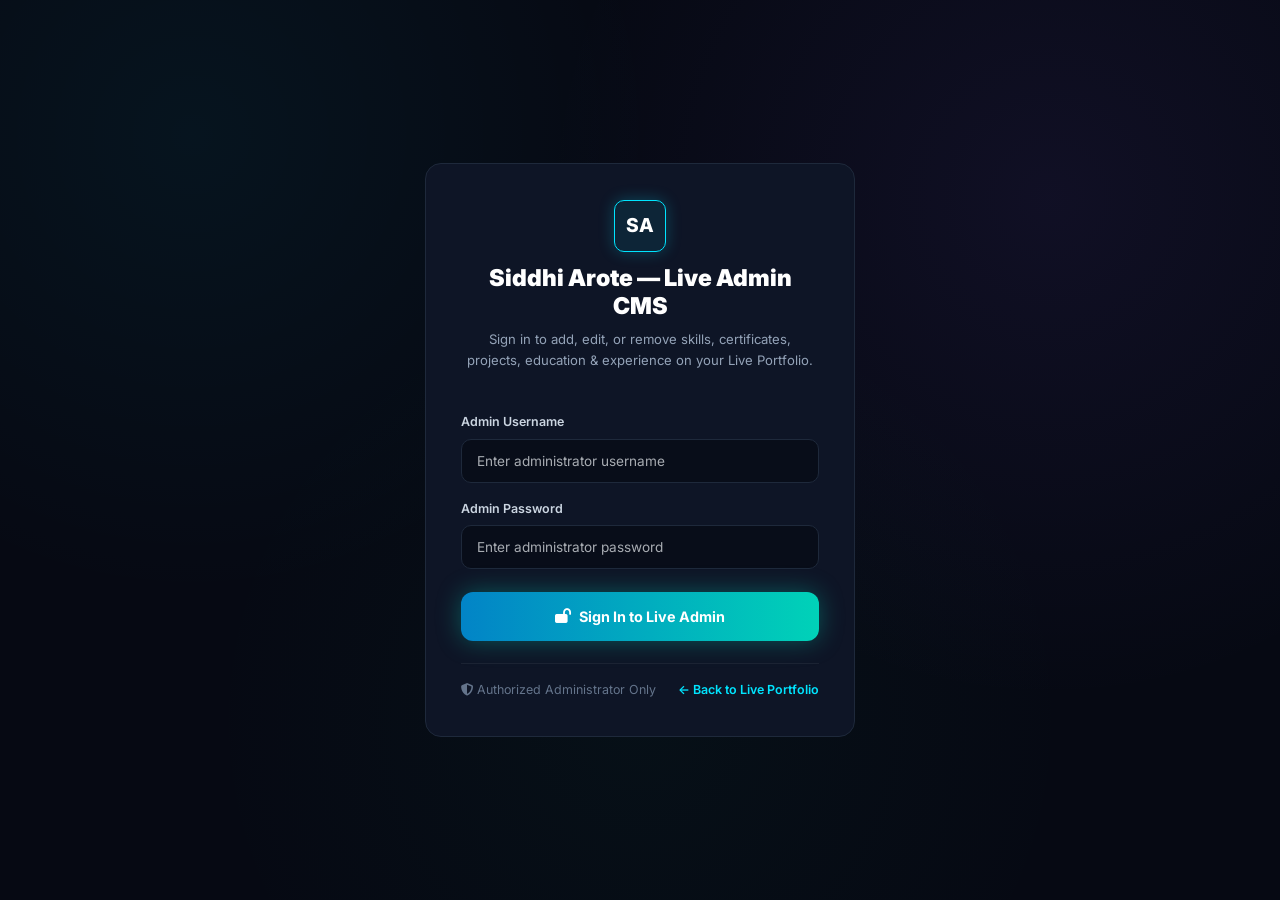
<file: admin.html>
<!DOCTYPE html>
<html lang="en" data-bs-theme="dark">
<head>
    <meta charset="UTF-8">
    <meta name="viewport" content="width=device-width, initial-scale=1.0">
    <title>Live Admin CMS — Manage Portfolio (Skills, Certificates, Projects)</title>
    <link href="https://cdn.jsdelivr.net/npm/bootstrap@5.3.3/dist/css/bootstrap.min.css" rel="stylesheet">
    <link rel="stylesheet" href="https://cdnjs.cloudflare.com/ajax/libs/font-awesome/6.5.1/css/all.min.css">
    <link rel="stylesheet" href="assets/portfolio.css">
    <style>
        .admin-layout { display: grid; grid-template-columns: 260px 1fr; min-height: calc(100vh - 68px); }
        .admin-sidebar { background: #080d19; border-right: 1px solid #1e293b; padding: 1.4rem 1rem; display: flex; flex-direction: column; gap: 0.4rem; }
        .admin-tab-btn { display: flex; align-items: center; gap: 0.7rem; padding: 0.72rem 0.95rem; border-radius: 10px; font-size: 0.85rem; font-weight: 600; color: #94a3b8; background: transparent; border: 1px solid transparent; cursor: pointer; text-align: left; transition: all 0.2s; }
        .admin-tab-btn:hover { color: #fff; background: #111a2e; }
        .admin-tab-btn.active { background: rgba(0, 229, 255, 0.12); color: #00e5ff; border-color: rgba(0, 229, 255, 0.35); }
        .admin-main { padding: 2rem 2.4rem; max-width: 1120px; }
        .tab-panel { display: none; }
        .tab-panel.active { display: block; }
        .admin-table { width: 100%; border-collapse: collapse; font-size: 0.83rem; }
        .admin-table th, .admin-table td { padding: 0.78rem 0.9rem; border-bottom: 1px solid #1e293b; text-align: left; }
        .admin-table th { color: #94a3b8; font-weight: 700; background: #080d19; }
        .btn-sm-edit { background: rgba(59, 130, 246, 0.16); border: 1px solid rgba(59, 130, 246, 0.4); color: #60a5fa; padding: 0.3rem 0.65rem; border-radius: 6px; font-size: 0.74rem; font-weight: 600; cursor: pointer; }
        .btn-sm-del { background: rgba(244, 63, 94, 0.15); border: 1px solid rgba(244, 63, 94, 0.4); color: #fda4af; padding: 0.3rem 0.65rem; border-radius: 6px; font-size: 0.74rem; font-weight: 600; cursor: pointer; }
        @media (max-width: 920px) {
            .admin-layout { grid-template-columns: 1fr; }
            .admin-sidebar { flex-direction: row; flex-wrap: wrap; border-right: none; border-bottom: 1px solid #1e293b; }
        }
    </style>
</head>
<body>

<!-- LOGIN OVERLAY -->
<div id="adminLoginGate" style="min-height:100vh;display:flex;align-items:center;justify-content:center;padding:1.5rem;">
    <div class="edu-card" style="width:100%;max-width:430px;padding:2.2rem;">
        <div style="text-align:center;margin-bottom:1.6rem;">
            <div class="brand-logo" style="width:52px;height:52px;margin:0 auto 0.85rem;font-size:1.2rem;">SA</div>
            <h1 style="font-size:1.45rem;font-weight:900;color:#fff;">Siddhi Arote — Live Admin CMS</h1>
            <p style="font-size:0.82rem;color:#94a3b8;margin-top:0.25rem;">
                Sign in to add, edit, or remove skills, certificates, projects, education &amp; experience on your Live Portfolio.
            </p>
        </div>
        <div id="loginErrorBox" style="display:none;background:rgba(244,63,94,0.15);border:1px solid #f43f5e;color:#fda4af;padding:0.7rem 1rem;border-radius:10px;font-size:0.8rem;margin-bottom:1.1rem;text-align:center;">
            Invalid administrator credentials. Access denied.
        </div>
        <form onsubmit="return handleLiveAdminLogin(event)" autocomplete="off">
            <div class="form-group">
                <label class="form-label">Admin Username</label>
                <input type="text" id="loginUser" class="form-control" placeholder="Enter administrator username" autocomplete="username" required>
            </div>
            <div class="form-group" style="margin-bottom:1.4rem;">
                <label class="form-label">Admin Password</label>
                <input type="password" id="loginPass" class="form-control" placeholder="Enter administrator password" autocomplete="current-password" required>
            </div>
            <button type="submit" id="adminLoginBtn" class="btn-explore" style="width:100%;justify-content:center;">
                <i class="fa-solid fa-lock-open"></i> Sign In to Live Admin
            </button>
        </form>
        <div style="margin-top:1.4rem;padding-top:1rem;border-top:1px solid rgba(255,255,255,0.06);display:flex;justify-content:space-between;font-size:0.78rem;color:#64748b;">
            <span><i class="fa-solid fa-shield-halved"></i> Authorized Administrator Only</span>
            <a href="index.html" style="color:#00e5ff;font-weight:600;">← Back to Live Portfolio</a>
        </div>
    </div>
</div>

<!-- DASHBOARD CONTAINER -->
<div id="adminAppWrap" style="display:none;">
    <header class="navbar">
        <div class="navbar-inner">
            <div class="brand">
                <div class="brand-logo">SA</div>
                <div class="brand-text">
                    <div class="brand-name">Live Portfolio Admin CMS <span class="online-dot"></span></div>
                    <div class="brand-sub">Add / Remove Skills, Certificates, Projects, Education &amp; Experience</div>
                </div>
            </div>
            <div class="nav-actions">
                <button type="button" class="btn-explore" onclick="publishToGitHubNow()" style="padding:0.48rem 1rem;font-size:0.8rem;">
                    <i class="fa-solid fa-cloud-arrow-up"></i> Save &amp; Publish to Live GitHub
                </button>
                <a href="index.html" target="_blank" class="btn-resume-nav">
                    <i class="fa-solid fa-up-right-from-square"></i> View Live Portfolio
                </a>
                <button type="button" onclick="logoutLiveAdmin()" class="btn-admin-nav" style="color:#fda4af;border-color:rgba(244,63,94,0.35);">
                    <i class="fa-solid fa-right-from-bracket"></i> Logout
                </button>
            </div>
        </div>
    </header>

    <div class="admin-layout">
        <aside class="admin-sidebar">
            <button type="button" class="admin-tab-btn active" onclick="switchTab('skills', this)">
                <i class="fa-solid fa-microchip"></i> Skills (<span id="cnt_skills">0</span>)
            </button>
            <button type="button" class="admin-tab-btn" onclick="switchTab('certificates', this)">
                <i class="fa-solid fa-award"></i> Certificates (<span id="cnt_certs">0</span>)
            </button>
            <button type="button" class="admin-tab-btn" onclick="switchTab('projects', this)">
                <i class="fa-solid fa-code-branch"></i> Projects (<span id="cnt_projects">0</span>)
            </button>
            <button type="button" class="admin-tab-btn" onclick="switchTab('education', this)">
                <i class="fa-solid fa-graduation-cap"></i> Education (<span id="cnt_edu">0</span>)
            </button>
            <button type="button" class="admin-tab-btn" onclick="switchTab('experience', this)">
                <i class="fa-solid fa-briefcase"></i> Experience (<span id="cnt_exp">0</span>)
            </button>
            <button type="button" class="admin-tab-btn" onclick="switchTab('github', this)">
                <i class="fa-brands fa-github"></i> GitHub Live Sync Settings
            </button>
        </aside>

        <main class="admin-main">
            <div id="statusAlert" style="display:none;background:rgba(16,185,129,0.16);border:1px solid #10b981;color:#34d399;padding:0.85rem 1.2rem;border-radius:12px;margin-bottom:1.5rem;font-size:0.86rem;font-weight:600;"></div>

            <!-- TAB 1: SKILLS -->
            <div id="tab-skills" class="tab-panel active">
                <h2 style="font-size:1.5rem;font-weight:800;margin-bottom:1.2rem;">Add / Edit / Remove Technical Skills</h2>
                <form onsubmit="return saveSkillItem(event)" class="edu-card" style="margin-bottom:2rem;">
                    <input type="hidden" id="sk_id" value="0">
                    <div class="form-grid" style="grid-template-columns:1.2fr 1.2fr 110px 140px auto;align-items:end;">
                        <div class="form-group" style="margin-bottom:0;">
                            <label class="form-label">Category *</label>
                            <select id="sk_cat" class="form-control">
                                <option value="Java Enterprise & Backend">Java Enterprise &amp; Backend</option>
                                <option value="MERN Stack & Modern Web">MERN Stack &amp; Modern Web</option>
                                <option value="Databases & Cloud / DevOps">Databases &amp; Cloud / DevOps</option>
                                <option value="AI & Engineering Foundations">AI &amp; Engineering Foundations</option>
                            </select>
                        </div>
                        <div class="form-group" style="margin-bottom:0;">
                            <label class="form-label">Skill Name *</label>
                            <input type="text" id="sk_name" class="form-control" required placeholder="e.g. React.js / Spring Security">
                        </div>
                        <div class="form-group" style="margin-bottom:0;">
                            <label class="form-label">Level (%) *</label>
                            <input type="number" id="sk_prof" class="form-control" value="90" min="10" max="100">
                        </div>
                        <div class="form-group" style="margin-bottom:0;">
                            <label class="form-label">Badge Label</label>
                            <input type="text" id="sk_badge" class="form-control" placeholder="e.g. Advanced">
                        </div>
                        <button type="submit" class="btn-explore" style="padding:0.68rem 1.1rem;">+ Save Skill</button>
                    </div>
                </form>
                <div class="edu-card">
                    <table class="admin-table">
                        <thead><tr><th>Category</th><th>Skill Name</th><th>Proficiency</th><th>Badge</th><th>Actions</th></tr></thead>
                        <tbody id="skillsTableBody"></tbody>
                    </table>
                </div>
            </div>

            <!-- TAB 2: CERTIFICATES -->
            <div id="tab-certificates" class="tab-panel">
                <h2 style="font-size:1.5rem;font-weight:800;margin-bottom:1.2rem;">Add / Edit / Remove Certifications</h2>
                <form onsubmit="return saveCertItem(event)" class="edu-card" style="margin-bottom:2rem;">
                    <input type="hidden" id="cert_id" value="0">
                    <div class="form-grid" style="grid-template-columns:1.5fr 1fr 1fr;">
                        <div class="form-group">
                            <label class="form-label">Certificate Title *</label>
                            <input type="text" id="cert_title" class="form-control" required placeholder="e.g. Programming In Java">
                        </div>
                        <div class="form-group">
                            <label class="form-label">Issuing Organization *</label>
                            <input type="text" id="cert_issuer" class="form-control" required placeholder="e.g. NPTEL & IIT Kharagpur">
                        </div>
                        <div class="form-group">
                            <label class="form-label">Category *</label>
                            <select id="cert_cat" class="form-control">
                                <option value="Java & DSA (IIT NPTEL)">Java &amp; DSA (IIT NPTEL)</option>
                                <option value="Web & Google Certs">Web &amp; Cloud Certs</option>
                            </select>
                        </div>
                    </div>
                    <div class="form-grid" style="grid-template-columns:1fr 1fr 1fr;">
                        <div class="form-group">
                            <label class="form-label">Issue Date *</label>
                            <input type="text" id="cert_date" class="form-control" required placeholder="e.g. Jan - Apr 2026">
                        </div>
                        <div class="form-group">
                            <label class="form-label">Score / Recognition Badge *</label>
                            <input type="text" id="cert_score" class="form-control" required placeholder="e.g. 75% (Elite)">
                        </div>
                        <div class="form-group">
                            <label class="form-label">Credential ID *</label>
                            <input type="text" id="cert_cred" class="form-control" required placeholder="e.g. NPTEL26CS...">
                        </div>
                    </div>
                    <div class="form-group">
                        <label class="form-label">Description</label>
                        <textarea id="cert_desc" rows="2" class="form-control"></textarea>
                    </div>
                    <div class="form-grid" style="grid-template-columns:1.2fr 1fr;">
                        <div class="form-group">
                            <label class="form-label">Skill Tags (Comma-separated)</label>
                            <input type="text" id="cert_skills" class="form-control" placeholder="Core Java, OOP, Multithreading">
                        </div>
                        <div class="form-group">
                            <label class="form-label">Certificate Proof Path / URL</label>
                            <input type="text" id="cert_proof" class="form-control" placeholder="uploads/my_cert.pdf or https://...">
                        </div>
                    </div>
                    <button type="submit" class="btn-explore"><i class="fa-solid fa-floppy-disk"></i> Save Certificate</button>
                </form>
                <div class="edu-card">
                    <table class="admin-table">
                        <thead><tr><th>Title</th><th>Issuer</th><th>Score</th><th>Category</th><th>Actions</th></tr></thead>
                        <tbody id="certsTableBody"></tbody>
                    </table>
                </div>
            </div>

            <!-- TAB 3: PROJECTS -->
            <div id="tab-projects" class="tab-panel">
                <h2 style="font-size:1.5rem;font-weight:800;margin-bottom:1.2rem;">Add / Edit / Remove Flagship Projects</h2>
                <form onsubmit="return saveProjItem(event)" class="edu-card" style="margin-bottom:2rem;">
                    <input type="hidden" id="proj_id" value="0">
                    <div class="form-grid" style="grid-template-columns:1.5fr 1fr 1fr;">
                        <div class="form-group">
                            <label class="form-label">Project Title *</label>
                            <input type="text" id="proj_title" class="form-control" required>
                        </div>
                        <div class="form-group">
                            <label class="form-label">Category *</label>
                            <select id="proj_cat" class="form-control">
                                <option value="Java Full Stack">Java Full Stack</option>
                                <option value="MERN Stack">MERN Stack</option>
                                <option value="AI & Microservices">AI &amp; Microservices</option>
                            </select>
                        </div>
                        <div class="form-group">
                            <label class="form-label">Build Method *</label>
                            <select id="proj_method" class="form-control">
                                <option value="Solo Handcrafted">Solo Handcrafted</option>
                                <option value="AI & Prompt Engineered">AI &amp; Prompt Engineered</option>
                            </select>
                        </div>
                    </div>
                    <div class="form-group">
                        <label class="form-label">Short Summary *</label>
                        <textarea id="proj_desc" rows="2" class="form-control" required></textarea>
                    </div>
                    <div class="form-group">
                        <label class="form-label">Architecture Details</label>
                        <textarea id="proj_arch" rows="2" class="form-control"></textarea>
                    </div>
                    <div class="form-grid" style="grid-template-columns:1.5fr 1fr;">
                        <div class="form-group">
                            <label class="form-label">Tech Stack (Comma-separated) *</label>
                            <input type="text" id="proj_tech" class="form-control" required>
                        </div>
                        <div class="form-group">
                            <label class="form-label">GitHub Repository URL</label>
                            <input type="text" id="proj_github" class="form-control">
                        </div>
                    </div>
                    <button type="submit" class="btn-explore"><i class="fa-solid fa-floppy-disk"></i> Save Project</button>
                </form>
                <div class="edu-card">
                    <table class="admin-table">
                        <thead><tr><th>Title</th><th>Category</th><th>Tech Stack</th><th>Actions</th></tr></thead>
                        <tbody id="projectsTableBody"></tbody>
                    </table>
                </div>
            </div>

            <!-- TAB 4: EDUCATION -->
            <div id="tab-education" class="tab-panel">
                <h2 style="font-size:1.5rem;font-weight:800;margin-bottom:1.2rem;">Add / Edit / Remove Education</h2>
                <form onsubmit="return saveEduItem(event)" class="edu-card" style="margin-bottom:2rem;">
                    <input type="hidden" id="edu_id" value="0">
                    <div class="form-grid" style="grid-template-columns:1.5fr 1fr;">
                        <div class="form-group">
                            <label class="form-label">Degree Title *</label>
                            <input type="text" id="edu_degree" class="form-control" required>
                        </div>
                        <div class="form-group">
                            <label class="form-label">Duration *</label>
                            <input type="text" id="edu_dur" class="form-control" required placeholder="2024 - 2026">
                        </div>
                    </div>
                    <div class="form-grid" style="grid-template-columns:1fr 1fr 1fr;">
                        <div class="form-group">
                            <label class="form-label">College / Institution *</label>
                            <input type="text" id="edu_inst" class="form-control" required>
                        </div>
                        <div class="form-group">
                            <label class="form-label">University *</label>
                            <input type="text" id="edu_univ" class="form-control" required>
                        </div>
                        <div class="form-group">
                            <label class="form-label">Percentage / CGPA *</label>
                            <input type="text" id="edu_status" class="form-control" required>
                        </div>
                    </div>
                    <div class="form-group">
                        <label class="form-label">Description</label>
                        <textarea id="edu_desc" rows="2" class="form-control"></textarea>
                    </div>
                    <div class="form-grid" style="grid-template-columns:1fr 1fr;">
                        <div class="form-group">
                            <label class="form-label">Proof Label</label>
                            <input type="text" id="edu_p1t" class="form-control" placeholder="Official Final Year Marksheet">
                        </div>
                        <div class="form-group">
                            <label class="form-label">Proof File Path / URL</label>
                            <input type="text" id="edu_p1u" class="form-control" placeholder="uploads/edu1_...pdf">
                        </div>
                    </div>
                    <button type="submit" class="btn-explore"><i class="fa-solid fa-floppy-disk"></i> Save Education</button>
                </form>
                <div class="edu-card">
                    <table class="admin-table">
                        <thead><tr><th>Degree</th><th>Institution</th><th>Score</th><th>Actions</th></tr></thead>
                        <tbody id="eduTableBody"></tbody>
                    </table>
                </div>
            </div>

            <!-- TAB 5: EXPERIENCE -->
            <div id="tab-experience" class="tab-panel">
                <h2 style="font-size:1.5rem;font-weight:800;margin-bottom:1.2rem;">Add / Edit / Remove Work Experience</h2>
                <form onsubmit="return saveExpItem(event)" class="edu-card" style="margin-bottom:2rem;">
                    <input type="hidden" id="exp_id" value="0">
                    <div class="form-grid" style="grid-template-columns:1.2fr 1.2fr 1fr;">
                        <div class="form-group">
                            <label class="form-label">Role Title *</label>
                            <input type="text" id="exp_role" class="form-control" required>
                        </div>
                        <div class="form-group">
                            <label class="form-label">Company *</label>
                            <input type="text" id="exp_company" class="form-control" required>
                        </div>
                        <div class="form-group">
                            <label class="form-label">Duration *</label>
                            <input type="text" id="exp_dur" class="form-control" required>
                        </div>
                    </div>
                    <div class="form-group">
                        <label class="form-label">Description *</label>
                        <textarea id="exp_desc" rows="2" class="form-control" required></textarea>
                    </div>
                    <div class="form-group">
                        <label class="form-label">Technologies Used (Comma-separated) *</label>
                        <input type="text" id="exp_tech" class="form-control" required>
                    </div>
                    <button type="submit" class="btn-explore"><i class="fa-solid fa-floppy-disk"></i> Save Experience</button>
                </form>
                <div class="edu-card">
                    <table class="admin-table">
                        <thead><tr><th>Role</th><th>Company</th><th>Duration</th><th>Actions</th></tr></thead>
                        <tbody id="expTableBody"></tbody>
                    </table>
                </div>
            </div>

            <!-- TAB 6: GITHUB LIVE SYNC -->
            <div id="tab-github" class="tab-panel">
                <h2 style="font-size:1.5rem;font-weight:800;margin-bottom:0.6rem;">Direct GitHub Live Sync Configuration</h2>
                <p style="color:#94a3b8;font-size:0.88rem;margin-bottom:1.4rem;">
                    To publish changes directly from the Live Website (`siddhiarote0420.github.io/Portfolio/admin.html`) to your GitHub repository without opening Eclipse, enter your GitHub Personal Access Token below once. (Or you can always update from your local Tomcat `/admin` panel, which auto-pushes via Git!)
                </p>
                <div class="edu-card">
                    <div class="form-grid">
                        <div class="form-group">
                            <label class="form-label">GitHub Repository (owner/repo)</label>
                            <input type="text" id="gh_repo" class="form-control" value="SiddhiArote0420/Portfolio">
                        </div>
                        <div class="form-group">
                            <label class="form-label">GitHub Personal Access Token (repo permission)</label>
                            <input type="password" id="gh_token" class="form-control" placeholder="ghp_xxxxxxxxxxxxxxxxxxxx">
                        </div>
                    </div>
                    <div class="d-flex gap-2 flex-wrap">
                        <button type="button" class="btn-explore" onclick="saveGitHubConfigAndPush()">
                            <i class="fa-solid fa-cloud-arrow-up"></i> Save Token &amp; Push Changes to Live Site Now
                        </button>
                        <button type="button" class="btn-dark-cta" onclick="downloadUpdatedJson()">
                            <i class="fa-solid fa-download"></i> Download portfolio-data.json
                        </button>
                        <button type="button" class="btn-sm-del" onclick="clearBrowserDraft()">
                            Reset Local Browser Draft
                        </button>
                    </div>
                </div>
            </div>
        </main>
    </div>
</div>

<script>
    var liveData = {
        profile: {},
        projects: [],
        educations: [],
        certificates: [],
        experiences: [],
        skills: [],
        counts: {}
    };

    function handleLiveAdminLogin(e) {
        e.preventDefault();
        var u = document.getElementById('loginUser').value.replace(/^\s+|\s+$/g, '');
        var p = document.getElementById('loginPass').value;
        var errBox = document.getElementById('loginErrorBox');
        var btn = document.getElementById('adminLoginBtn');
        errBox.style.display = 'none';
        if (!u || !p) {
            errBox.style.display = 'block';
            return false;
        }
        if (btn) btn.disabled = true;

        var apiBase = window.PORTFOLIO_API_BASE_URL || '';
        var loginUrl = (apiBase ? apiBase.replace(/\/+$/, '') + '/' : '') + 'admin';
        var formBody = 'action=login&username=' + encodeURIComponent(u) + '&password=' + encodeURIComponent(p);

        fetch(loginUrl, {
            method: 'POST',
            headers: {
                'Content-Type': 'application/x-www-form-urlencoded; charset=UTF-8',
                'Accept': 'application/json',
                'X-Requested-With': 'XMLHttpRequest'
            },
            credentials: 'same-origin',
            body: formBody
        })
        .then(function (res) {
            if (res.ok) {
                return res.json().then(function (data) {
                    if (data && data.success && data.role === 'ROLE_ADMIN') {
                        sessionStorage.setItem('PORTFOLIO_ADMIN_AUTH', '1');
                        if (data.csrfToken) sessionStorage.setItem('PORTFOLIO_CSRF_TOKEN', data.csrfToken);
                        document.getElementById('adminLoginGate').style.display = 'none';
                        document.getElementById('adminAppWrap').style.display = 'block';
                        initAdminData();
                        return;
                    }
                    throw new Error('Unauthorized');
                });
            }
            if (res.status === 401 || res.status === 403 || res.status === 429) {
                throw new Error('InvalidCredentials');
            }
            // If running on static GitHub Pages without Java servlet backend, verify repository owner write access via GitHub API
            return verifyGitHubOwnerAccess(p);
        })
        .catch(function (err) {
            if (err && err.message === 'InvalidCredentials') {
                errBox.style.display = 'block';
                if (btn) btn.disabled = false;
                return;
            }
            verifyGitHubOwnerAccess(p).finally(function () {
                if (btn) btn.disabled = false;
            });
        })
        .finally(function () {
            if (btn) btn.disabled = false;
        });
        return false;
    }

    function verifyGitHubOwnerAccess(tokenCandidate) {
        if (!tokenCandidate || tokenCandidate.length < 20) {
            document.getElementById('loginErrorBox').style.display = 'block';
            return Promise.resolve();
        }
        return fetch('https://api.github.com/repos/SiddhiArote0420/Portfolio', {
            headers: {
                'Authorization': 'Bearer ' + tokenCandidate.replace(/^\s+|\s+$/g, ''),
                'Accept': 'application/vnd.github+json'
            }
        })
        .then(function (r) {
            if (!r.ok) throw new Error('Denied');
            return r.json();
        })
        .then(function (repoInfo) {
            if (repoInfo && repoInfo.permissions && repoInfo.permissions.push === true) {
                localStorage.setItem('GH_PAT_TOKEN', tokenCandidate.replace(/^\s+|\s+$/g, ''));
                sessionStorage.setItem('PORTFOLIO_ADMIN_AUTH', '1');
                document.getElementById('adminLoginGate').style.display = 'none';
                document.getElementById('adminAppWrap').style.display = 'block';
                initAdminData();
            } else {
                document.getElementById('loginErrorBox').style.display = 'block';
            }
        })
        .catch(function () {
            document.getElementById('loginErrorBox').style.display = 'block';
        });
    }

    function logoutLiveAdmin() {
        sessionStorage.removeItem('PORTFOLIO_ADMIN_AUTH');
        window.location.href = 'index.html';
    }

    document.addEventListener('DOMContentLoaded', function () {
        if (sessionStorage.getItem('PORTFOLIO_ADMIN_AUTH') === '1') {
            document.getElementById('adminLoginGate').style.display = 'none';
            document.getElementById('adminAppWrap').style.display = 'block';
            initAdminData();
        }
        var savedToken = localStorage.getItem('GH_PAT_TOKEN');
        if (savedToken) document.getElementById('gh_token').value = savedToken;
    });

    function switchTab(name, btn) {
        var panels = document.querySelectorAll('.tab-panel');
        for (var i = 0; i < panels.length; i++) panels[i].classList.remove('active');
        var btns = document.querySelectorAll('.admin-tab-btn');
        for (var j = 0; j < btns.length; j++) btns[j].classList.remove('active');
        document.getElementById('tab-' + name).classList.add('active');
        if (btn) btn.classList.add('active');
    }

    function showStatus(msg) {
        var box = document.getElementById('statusAlert');
        box.innerHTML = '<i class="fa-solid fa-circle-check"></i> ' + msg;
        box.style.display = 'block';
        setTimeout(function () { box.style.display = 'none'; }, 5000);
    }

    function initAdminData() {
        fetch('data/portfolio-data.json?t=' + new Date().getTime(), { cache: 'no-store' })
            .then(function (r) { return r.json(); })
            .then(function (data) {
                var localRaw = localStorage.getItem('PORTFOLIO_LIVE_OVERRIDE');
                if (localRaw) {
                    try {
                        var parsed = JSON.parse(localRaw);
                        if (parsed && parsed._updatedAt) data = parsed;
                    } catch (e) {}
                }
                liveData = data;
                renderAllAdminTables();
            });
    }

    function persistDraftAndNotify(msg) {
        liveData._updatedAt = new Date().getTime();
        liveData.counts = {
            projects: (liveData.projects || []).length,
            skills: (liveData.skills || []).length,
            certificates: (liveData.certificates || []).length,
            education: (liveData.educations || []).length,
            experience: (liveData.experiences || []).length
        };
        localStorage.setItem('PORTFOLIO_LIVE_OVERRIDE', JSON.stringify(liveData));
        renderAllAdminTables();
        showStatus(msg + ' (Click "Save & Publish to Live GitHub" in top bar to push to GitHub repository!)');
    }

    function renderAllAdminTables() {
        document.getElementById('cnt_skills').textContent = (liveData.skills || []).length;
        document.getElementById('cnt_certs').textContent = (liveData.certificates || []).length;
        document.getElementById('cnt_projects').textContent = (liveData.projects || []).length;
        document.getElementById('cnt_edu').textContent = (liveData.educations || []).length;
        document.getElementById('cnt_exp').textContent = (liveData.experiences || []).length;

        // Skills
        var skHtml = '';
        var sks = liveData.skills || [];
        for (var i = 0; i < sks.length; i++) {
            var s = sks[i];
            skHtml += '<tr>' +
                '<td>' + s.category + '</td>' +
                '<td style="font-weight:700;color:#fff;">' + s.skillName + '</td>' +
                '<td>' + s.proficiency + '%</td>' +
                '<td>' + (s.badgeText || '') + '</td>' +
                '<td>' +
                    '<button type="button" class="btn-sm-edit" onclick="editSkillRow(' + i + ')">Edit</button> ' +
                    '<button type="button" class="btn-sm-del" onclick="deleteSkillRow(' + i + ')">Delete</button>' +
                '</td></tr>';
        }
        document.getElementById('skillsTableBody').innerHTML = skHtml;

        // Certificates
        var cHtml = '';
        var certs = liveData.certificates || [];
        for (var j = 0; j < certs.length; j++) {
            var c = certs[j];
            cHtml += '<tr>' +
                '<td style="font-weight:700;color:#fff;">' + c.title + '</td>' +
                '<td style="color:#00e5ff;">' + c.issuer + '</td>' +
                '<td>' + c.scoreBadge + '</td>' +
                '<td>' + c.category + '</td>' +
                '<td>' +
                    '<button type="button" class="btn-sm-edit" onclick="editCertRow(' + j + ')">Edit</button> ' +
                    '<button type="button" class="btn-sm-del" onclick="deleteCertRow(' + j + ')">Delete</button>' +
                '</td></tr>';
        }
        document.getElementById('certsTableBody').innerHTML = cHtml;

        // Projects
        var pHtml = '';
        var projs = liveData.projects || [];
        for (var k = 0; k < projs.length; k++) {
            var p = projs[k];
            var tStr = Array.isArray(p.techStack) ? p.techStack.join(', ') : (p.techStack || '');
            pHtml += '<tr>' +
                '<td style="font-weight:700;color:#fff;">' + p.title + '</td>' +
                '<td>' + p.category + '</td>' +
                '<td style="color:#94a3b8;">' + tStr + '</td>' +
                '<td>' +
                    '<button type="button" class="btn-sm-edit" onclick="editProjRow(' + k + ')">Edit</button> ' +
                    '<button type="button" class="btn-sm-del" onclick="deleteProjRow(' + k + ')">Delete</button>' +
                '</td></tr>';
        }
        document.getElementById('projectsTableBody').innerHTML = pHtml;

        // Education
        var eHtml = '';
        var edus = liveData.educations || [];
        for (var m = 0; m < edus.length; m++) {
            var ed = edus[m];
            eHtml += '<tr>' +
                '<td style="font-weight:700;color:#fff;">' + ed.degree + '</td>' +
                '<td>' + ed.institution + '</td>' +
                '<td>' + ed.statusText + '</td>' +
                '<td>' +
                    '<button type="button" class="btn-sm-edit" onclick="editEduRow(' + m + ')">Edit</button> ' +
                    '<button type="button" class="btn-sm-del" onclick="deleteEduRow(' + m + ')">Delete</button>' +
                '</td></tr>';
        }
        document.getElementById('eduTableBody').innerHTML = eHtml;

        // Experience
        var xHtml = '';
        var exps = liveData.experiences || [];
        for (var n = 0; n < exps.length; n++) {
            var ex = exps[n];
            xHtml += '<tr>' +
                '<td style="font-weight:700;color:#fff;">' + ex.roleTitle + '</td>' +
                '<td>' + ex.company + '</td>' +
                '<td>' + ex.duration + '</td>' +
                '<td>' +
                    '<button type="button" class="btn-sm-edit" onclick="editExpRow(' + n + ')">Edit</button> ' +
                    '<button type="button" class="btn-sm-del" onclick="deleteExpRow(' + n + ')">Delete</button>' +
                '</td></tr>';
        }
        document.getElementById('expTableBody').innerHTML = xHtml;
    }

    // CRUD: Skills
    var editSkillIdx = -1;
    function saveSkillItem(e) {
        e.preventDefault();
        var item = {
            id: Date.now(),
            category: document.getElementById('sk_cat').value,
            skillName: document.getElementById('sk_name').value,
            proficiency: Number(document.getElementById('sk_prof').value) || 90,
            badgeText: document.getElementById('sk_badge').value
        };
        if (editSkillIdx >= 0) {
            liveData.skills[editSkillIdx] = item;
            editSkillIdx = -1;
        } else {
            liveData.skills.push(item);
        }
        document.getElementById('sk_name').value = '';
        document.getElementById('sk_badge').value = '';
        persistDraftAndNotify('Skill saved!');
        return false;
    }
    function editSkillRow(idx) {
        var s = liveData.skills[idx];
        editSkillIdx = idx;
        document.getElementById('sk_cat').value = s.category;
        document.getElementById('sk_name').value = s.skillName;
        document.getElementById('sk_prof').value = s.proficiency;
        document.getElementById('sk_badge').value = s.badgeText || '';
    }
    function deleteSkillRow(idx) {
        if (!confirm('Remove this skill?')) return;
        liveData.skills.splice(idx, 1);
        persistDraftAndNotify('Skill removed!');
    }

    // CRUD: Certificates
    var editCertIdx = -1;
    function saveCertItem(e) {
        e.preventDefault();
        var item = {
            id: Date.now(),
            title: document.getElementById('cert_title').value,
            issuer: document.getElementById('cert_issuer').value,
            issueDate: document.getElementById('cert_date').value,
            scoreBadge: document.getElementById('cert_score').value,
            category: document.getElementById('cert_cat').value,
            eliteGold: false,
            topRibbonText: 'ELITE CERTIFIED',
            description: document.getElementById('cert_desc').value,
            skillTags: document.getElementById('cert_skills').value,
            credentialId: document.getElementById('cert_cred').value,
            proofUrl: document.getElementById('cert_proof').value
        };
        if (editCertIdx >= 0) {
            liveData.certificates[editCertIdx] = item;
            editCertIdx = -1;
        } else {
            liveData.certificates.push(item);
        }
        document.getElementById('cert_title').value = '';
        document.getElementById('cert_issuer').value = '';
        document.getElementById('cert_date').value = '';
        document.getElementById('cert_score').value = '';
        document.getElementById('cert_desc').value = '';
        document.getElementById('cert_skills').value = '';
        document.getElementById('cert_cred').value = '';
        document.getElementById('cert_proof').value = '';
        persistDraftAndNotify('Certificate saved!');
        return false;
    }
    function editCertRow(idx) {
        var c = liveData.certificates[idx];
        editCertIdx = idx;
        document.getElementById('cert_title').value = c.title || '';
        document.getElementById('cert_issuer').value = c.issuer || '';
        document.getElementById('cert_date').value = c.issueDate || '';
        document.getElementById('cert_score').value = c.scoreBadge || '';
        document.getElementById('cert_cat').value = c.category || 'Java & DSA (IIT NPTEL)';
        document.getElementById('cert_desc').value = c.description || '';
        document.getElementById('cert_skills').value = c.skillTags || '';
        document.getElementById('cert_cred').value = c.credentialId || '';
        document.getElementById('cert_proof').value = c.proofUrl || '';
    }
    function deleteCertRow(idx) {
        if (!confirm('Remove this certificate?')) return;
        liveData.certificates.splice(idx, 1);
        persistDraftAndNotify('Certificate removed!');
    }

    // CRUD: Projects
    var editProjIdx = -1;
    function saveProjItem(e) {
        e.preventDefault();
        var techs = document.getElementById('proj_tech').value.split(/\s*,\s*/);
        var item = {
            id: Date.now(),
            title: document.getElementById('proj_title').value,
            category: document.getElementById('proj_cat').value,
            buildMethod: document.getElementById('proj_method').value,
            featured: true,
            description: document.getElementById('proj_desc').value,
            architectureDetails: document.getElementById('proj_arch').value,
            githubUrl: document.getElementById('proj_github').value,
            liveUrl: '',
            proofUrl: '',
            techStack: techs
        };
        if (editProjIdx >= 0) {
            liveData.projects[editProjIdx] = item;
            editProjIdx = -1;
        } else {
            liveData.projects.push(item);
        }
        document.getElementById('proj_title').value = '';
        document.getElementById('proj_desc').value = '';
        document.getElementById('proj_arch').value = '';
        document.getElementById('proj_tech').value = '';
        document.getElementById('proj_github').value = '';
        persistDraftAndNotify('Project saved!');
        return false;
    }
    function editProjRow(idx) {
        var p = liveData.projects[idx];
        editProjIdx = idx;
        document.getElementById('proj_title').value = p.title || '';
        document.getElementById('proj_cat').value = p.category || 'Java Full Stack';
        document.getElementById('proj_method').value = p.buildMethod || 'Solo Handcrafted';
        document.getElementById('proj_desc').value = p.description || '';
        document.getElementById('proj_arch').value = p.architectureDetails || '';
        document.getElementById('proj_tech').value = Array.isArray(p.techStack) ? p.techStack.join(', ') : (p.techStack || '');
        document.getElementById('proj_github').value = p.githubUrl || '';
    }
    function deleteProjRow(idx) {
        if (!confirm('Remove this project?')) return;
        liveData.projects.splice(idx, 1);
        persistDraftAndNotify('Project removed!');
    }

    // CRUD: Education
    var editEduIdx = -1;
    function saveEduItem(e) {
        e.preventDefault();
        var item = {
            id: Date.now(),
            degree: document.getElementById('edu_degree').value,
            institution: document.getElementById('edu_inst').value,
            university: document.getElementById('edu_univ').value,
            duration: document.getElementById('edu_dur').value,
            statusText: document.getElementById('edu_status').value,
            description: document.getElementById('edu_desc').value,
            proof1Title: document.getElementById('edu_p1t').value,
            proof1Url: document.getElementById('edu_p1u').value,
            proof2Title: '',
            proof2Url: '',
            proof3Title: '',
            proof3Url: ''
        };
        if (editEduIdx >= 0) {
            liveData.educations[editEduIdx] = item;
            editEduIdx = -1;
        } else {
            liveData.educations.push(item);
        }
        persistDraftAndNotify('Education saved!');
        return false;
    }
    function editEduRow(idx) {
        var ed = liveData.educations[idx];
        editEduIdx = idx;
        document.getElementById('edu_degree').value = ed.degree || '';
        document.getElementById('edu_inst').value = ed.institution || '';
        document.getElementById('edu_univ').value = ed.university || '';
        document.getElementById('edu_dur').value = ed.duration || '';
        document.getElementById('edu_status').value = ed.statusText || '';
        document.getElementById('edu_desc').value = ed.description || '';
        document.getElementById('edu_p1t').value = ed.proof1Title || '';
        document.getElementById('edu_p1u').value = ed.proof1Url || '';
    }
    function deleteEduRow(idx) {
        if (!confirm('Remove this education entry?')) return;
        liveData.educations.splice(idx, 1);
        persistDraftAndNotify('Education removed!');
    }

    // CRUD: Experience
    var editExpIdx = -1;
    function saveExpItem(e) {
        e.preventDefault();
        var item = {
            id: Date.now(),
            roleTitle: document.getElementById('exp_role').value,
            company: document.getElementById('exp_company').value,
            expType: 'Internship',
            trackName: 'Software Engineering',
            duration: document.getElementById('exp_dur').value,
            location: 'Pune',
            description: document.getElementById('exp_desc').value,
            techStack: document.getElementById('exp_tech').value,
            proof1Title: '',
            proof1Url: '',
            proof2Title: '',
            proof2Url: '',
            proof3Title: '',
            proof3Url: ''
        };
        if (editExpIdx >= 0) {
            liveData.experiences[editExpIdx] = item;
            editExpIdx = -1;
        } else {
            liveData.experiences.push(item);
        }
        persistDraftAndNotify('Experience saved!');
        return false;
    }
    function editExpRow(idx) {
        var ex = liveData.experiences[idx];
        editExpIdx = idx;
        document.getElementById('exp_role').value = ex.roleTitle || '';
        document.getElementById('exp_company').value = ex.company || '';
        document.getElementById('exp_dur').value = ex.duration || '';
        document.getElementById('exp_desc').value = ex.description || '';
        document.getElementById('exp_tech').value = ex.techStack || '';
    }
    function deleteExpRow(idx) {
        if (!confirm('Remove this experience entry?')) return;
        liveData.experiences.splice(idx, 1);
        persistDraftAndNotify('Experience removed!');
    }

    function saveGitHubConfigAndPush() {
        var token = document.getElementById('gh_token').value.replace(/^\s+|\s+$/g, '');
        if (token) localStorage.setItem('GH_PAT_TOKEN', token);
        publishToGitHubNow();
    }

    function publishToGitHubNow() {
        var token = (document.getElementById('gh_token').value || localStorage.getItem('GH_PAT_TOKEN') || '').replace(/^\s+|\s+$/g, '');
        var repo = (document.getElementById('gh_repo').value || 'SiddhiArote0420/Portfolio').replace(/^\s+|\s+$/g, '');
        if (!token) {
            switchTab('github');
            alert('To publish directly from the browser to GitHub Pages, enter your GitHub Personal Access Token once (or use your local Eclipse Tomcat Admin Panel which auto-pushes via Git!).');
            return;
        }
        var apiUrl = 'https://api.github.com/repos/' + repo + '/contents/data/portfolio-data.json';
        var jsonStr = JSON.stringify(liveData, null, 2);
        var base64Content = btoa(unescape(encodeURIComponent(jsonStr)));

        fetch(apiUrl, {
            headers: { 'Authorization': 'Bearer ' + token, 'Accept': 'application/vnd.github+json' }
        })
        .then(function (r) { return r.json(); })
        .then(function (fileInfo) {
            return fetch(apiUrl, {
                method: 'PUT',
                headers: {
                    'Authorization': 'Bearer ' + token,
                    'Accept': 'application/vnd.github+json',
                    'Content-Type': 'application/json'
                },
                body: JSON.stringify({
                    message: 'Update portfolio data from Live Admin CMS',
                    content: base64Content,
                    sha: fileInfo.sha
                })
            });
        })
        .then(function (res) {
            if (res.ok) {
                showStatus('Published directly to GitHub repository! Live site will refresh in ~30 seconds.');
            } else {
                alert('GitHub API push failed. Please check your Personal Access Token.');
            }
        });
    }

    function downloadUpdatedJson() {
        var blob = new Blob([JSON.stringify(liveData, null, 2)], { type: 'application/json' });
        var a = document.createElement('a');
        a.href = URL.createObjectURL(blob);
        a.download = 'portfolio-data.json';
        a.click();
    }

    function clearBrowserDraft() {
        localStorage.removeItem('PORTFOLIO_LIVE_OVERRIDE');
        location.reload();
    }
</script>
</body>
</html>
</file>
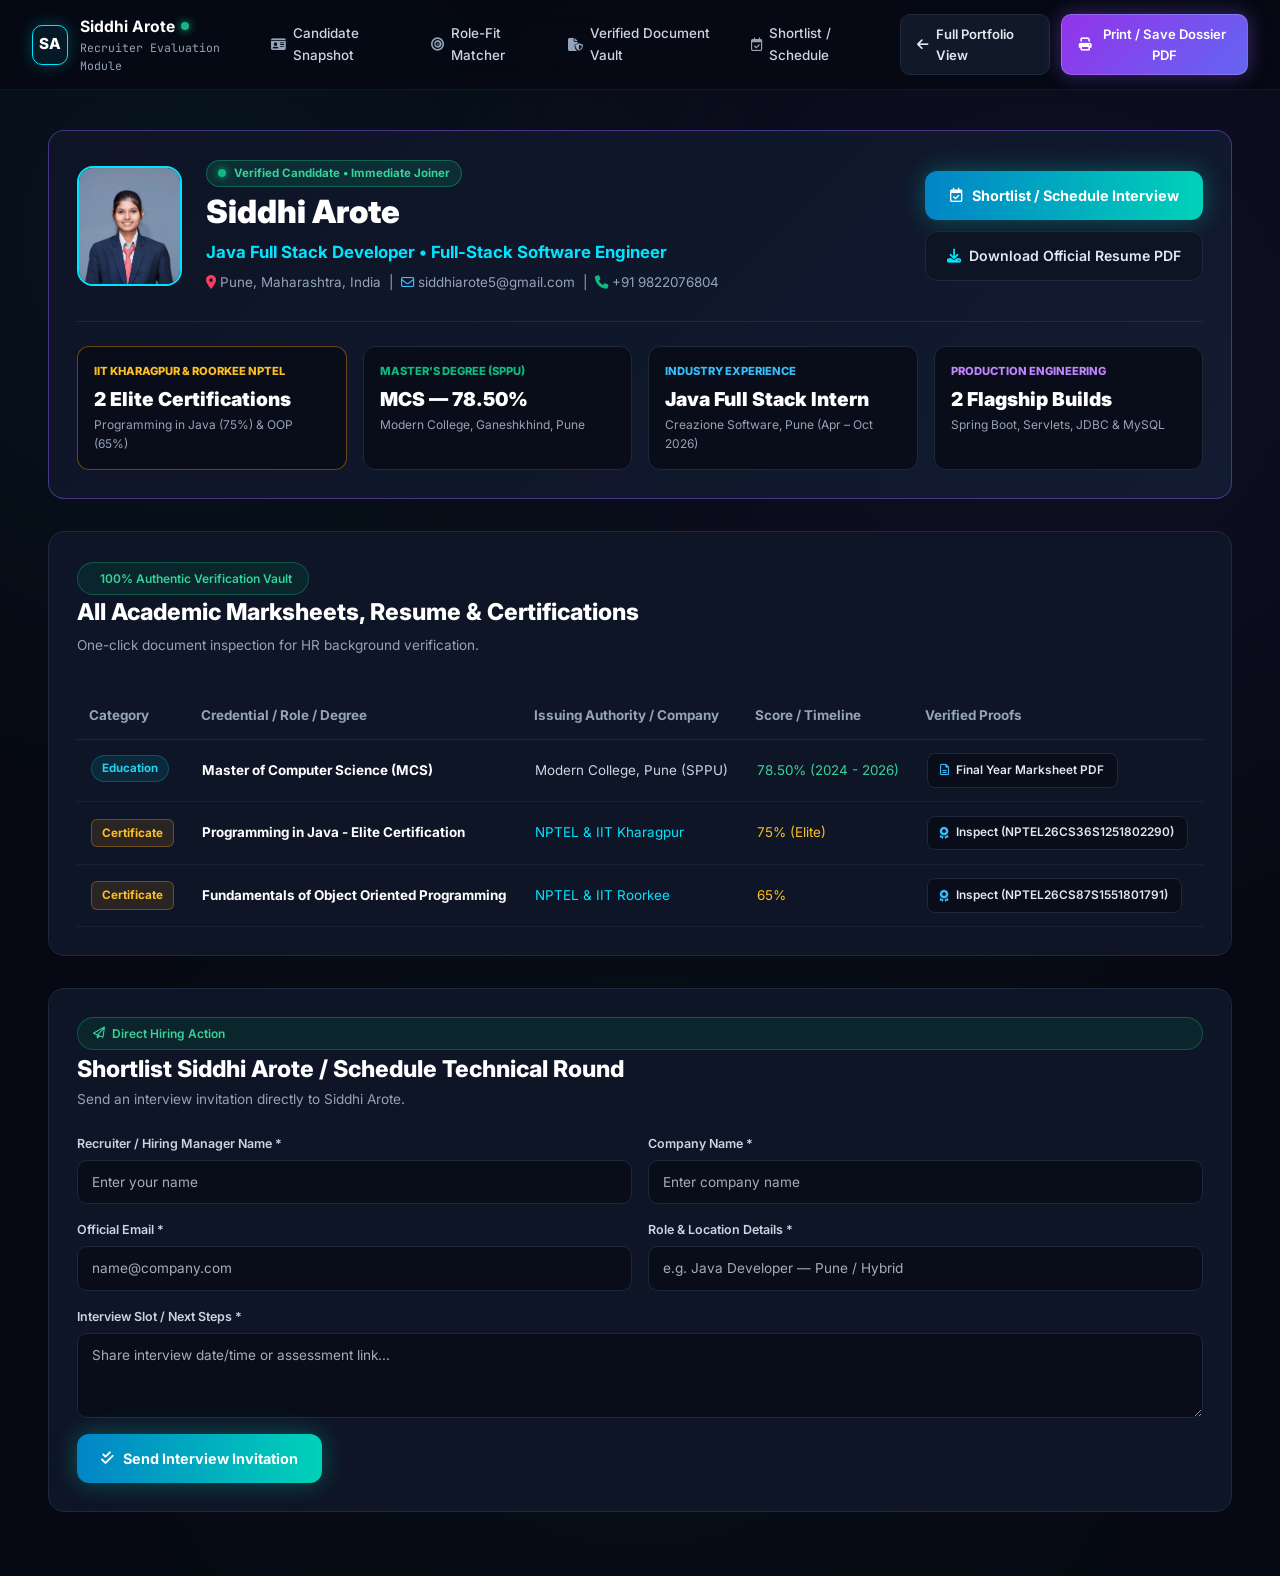
<file: recruiter.html>
<!DOCTYPE html>
<html lang="en" data-bs-theme="dark">
<head>
    <meta charset="UTF-8">
    <meta name="viewport" content="width=device-width, initial-scale=1.0">
    <title>Recruiter Portal — Siddhi Arote</title>
    <link href="https://cdn.jsdelivr.net/npm/bootstrap@5.3.3/dist/css/bootstrap.min.css" rel="stylesheet">
    <link rel="stylesheet" href="https://cdnjs.cloudflare.com/ajax/libs/font-awesome/6.5.1/css/all.min.css">
    <link rel="stylesheet" href="assets/portfolio.css">
</head>
<body>

<!-- TOP NAVBAR -->
<header class="navbar">
    <div class="navbar-inner">
        <a href="index.html" class="brand">
            <div class="brand-logo">SA</div>
            <div class="brand-text">
                <div class="brand-name">
                    Siddhi Arote <span class="online-dot"></span>
                </div>
                <div class="brand-sub">Recruiter Evaluation Module</div>
            </div>
        </a>

        <nav class="nav-links">
            <a href="#snapshot" class="nav-link"><i class="fa-solid fa-id-card"></i> Candidate Snapshot</a>
            <a href="#role-matcher" class="nav-link"><i class="fa-solid fa-bullseye"></i> Role-Fit Matcher</a>
            <a href="#vault" class="nav-link"><i class="fa-solid fa-file-shield"></i> Verified Document Vault</a>
            <a href="#hire-form" class="nav-link"><i class="fa-regular fa-calendar-check"></i> Shortlist / Schedule</a>
        </nav>

        <div class="nav-actions">
            <a href="index.html" class="btn-resume-nav">
                <i class="fa-solid fa-arrow-left"></i> Full Portfolio View
            </a>
            <button type="button" class="btn-recruiter" onclick="window.print()">
                <i class="fa-solid fa-print"></i> Print / Save Dossier PDF
            </button>
        </div>
    </div>
</header>

<div class="container" style="padding-top:2.5rem;padding-bottom:4rem;">

    <!-- 1. EXECUTIVE CANDIDATE SNAPSHOT -->
    <div id="snapshot" class="edu-card" style="margin-bottom:2rem;border-color:rgba(139,92,246,0.45);background:linear-gradient(135deg, rgba(14,21,38,0.96), rgba(19,28,51,0.92));">
        <div style="display:flex;flex-wrap:wrap;gap:2rem;align-items:center;justify-content:space-between;">
            <div style="display:flex;flex-wrap:wrap;gap:1.5rem;align-items:center;">
                <img src="uploads/profile_1792514562348_pic.jpeg"
                     alt="Siddhi Arote"
                     style="width:105px;height:120px;object-fit:cover;border-radius:16px;border:2px solid #00e5ff;">
                <div>
                    <div style="display:inline-flex;align-items:center;gap:0.5rem;background:rgba(16,185,129,0.15);border:1px solid rgba(16,185,129,0.4);color:#34d399;padding:0.2rem 0.7rem;border-radius:999px;font-size:0.72rem;font-weight:700;margin-bottom:0.45rem;">
                        <span class="online-dot"></span> Verified Candidate • Immediate Joiner
                    </div>
                    <h1 style="font-size:2rem;font-weight:900;color:#fff;line-height:1.15;">Siddhi Arote</h1>
                    <div style="font-size:1.05rem;font-weight:700;color:#00e5ff;margin-top:0.2rem;">Java Full Stack Developer • Full-Stack Software Engineer</div>
                    <div style="font-size:0.84rem;color:#94a3b8;margin-top:0.4rem;">
                        <i class="fa-solid fa-location-dot" style="color:#f43f5e;"></i> Pune, Maharashtra, India &nbsp;|&nbsp;
                        <i class="fa-regular fa-envelope" style="color:#38bdf8;"></i> siddhiarote5@gmail.com &nbsp;|&nbsp;
                        <i class="fa-solid fa-phone" style="color:#10b981;"></i> +91 9822076804
                    </div>
                </div>
            </div>

            <div style="display:flex;flex-direction:column;gap:0.65rem;min-width:240px;">
                <a href="#hire-form" class="btn-explore" style="justify-content:center;">
                    <i class="fa-regular fa-calendar-check"></i> Shortlist / Schedule Interview
                </a>
                <a href="uploads/resume_1792514562377_JAVA_DEVELOPER__2_.pdf" download="Siddhi_Arote_Java_Developer_Resume.pdf" class="btn-dark-cta" style="justify-content:center;">
                    <i class="fa-solid fa-download" style="color:#00e5ff;"></i> Download Official Resume PDF
                </a>
            </div>
        </div>

        <!-- 4 Executive Metrics -->
        <div style="display:grid;grid-template-columns:repeat(auto-fit,minmax(210px,1fr));gap:1rem;margin-top:1.75rem;padding-top:1.5rem;border-top:1px solid rgba(255,255,255,0.08);">
            <div style="background:#080d19;border:1px solid rgba(245,158,11,0.4);padding:1rem;border-radius:12px;">
                <div style="font-size:0.7rem;color:#fbbf24;font-weight:800;">IIT KHARAGPUR &amp; ROORKEE NPTEL</div>
                <div style="font-size:1.2rem;font-weight:900;color:#fff;margin-top:0.2rem;">2 Elite Certifications</div>
                <div style="font-size:0.75rem;color:#94a3b8;">Programming in Java (75%) &amp; OOP (65%)</div>
            </div>
            <div style="background:#080d19;border:1px solid #1e293b;padding:1rem;border-radius:12px;">
                <div style="font-size:0.7rem;color:#10b981;font-weight:800;">MASTER'S DEGREE (SPPU)</div>
                <div style="font-size:1.2rem;font-weight:900;color:#fff;margin-top:0.2rem;">MCS — 78.50%</div>
                <div style="font-size:0.75rem;color:#94a3b8;">Modern College, Ganeshkhind, Pune</div>
            </div>
            <div style="background:#080d19;border:1px solid #1e293b;padding:1rem;border-radius:12px;">
                <div style="font-size:0.7rem;color:#38bdf8;font-weight:800;">INDUSTRY EXPERIENCE</div>
                <div style="font-size:1.2rem;font-weight:900;color:#fff;margin-top:0.2rem;">Java Full Stack Intern</div>
                <div style="font-size:0.75rem;color:#94a3b8;">Creazione Software, Pune (Apr – Oct 2026)</div>
            </div>
            <div style="background:#080d19;border:1px solid #1e293b;padding:1rem;border-radius:12px;">
                <div style="font-size:0.7rem;color:#c084fc;font-weight:800;">PRODUCTION ENGINEERING</div>
                <div style="font-size:1.2rem;font-weight:900;color:#fff;margin-top:0.2rem;">2 Flagship Builds</div>
                <div style="font-size:0.75rem;color:#94a3b8;">Spring Boot, Servlets, JDBC &amp; MySQL</div>
            </div>
        </div>
    </div>

    <!-- 2. CENTRALIZED VERIFIED DOCUMENT VAULT -->
    <div id="vault" class="edu-card" style="margin-bottom:2rem;">
        <div style="margin-bottom:1.25rem;">
            <span class="section-badge emerald" style="margin-bottom:0.3rem;"><i class="fa-solid fa-shield-check"></i> 100% Authentic Verification Vault</span>
            <h2 style="font-size:1.45rem;font-weight:800;color:#fff;">All Academic Marksheets, Resume &amp; Certifications</h2>
            <p style="font-size:0.85rem;color:#94a3b8;">One-click document inspection for HR background verification.</p>
        </div>

        <div style="overflow-x:auto;">
            <table style="width:100%;border-collapse:collapse;font-size:0.84rem;">
                <thead>
                    <tr style="border-bottom:1px solid #1e293b;text-align:left;color:#94a3b8;">
                        <th style="padding:0.75rem;">Category</th>
                        <th style="padding:0.75rem;">Credential / Role / Degree</th>
                        <th style="padding:0.75rem;">Issuing Authority / Company</th>
                        <th style="padding:0.75rem;">Score / Timeline</th>
                        <th style="padding:0.75rem;">Verified Proofs</th>
                    </tr>
                </thead>
                <tbody>
                    <tr style="border-bottom:1px solid rgba(255,255,255,0.05);">
                        <td style="padding:0.85rem;"><span class="edu-duration-pill">Education</span></td>
                        <td style="padding:0.85rem;font-weight:700;color:#fff;">Master of Computer Science (MCS)</td>
                        <td style="padding:0.85rem;color:#cbd5e1;">Modern College, Pune (SPPU)</td>
                        <td style="padding:0.85rem;color:#34d399;">78.50% (2024 - 2026)</td>
                        <td style="padding:0.85rem;">
                            <a href="uploads/edu1_1792518720519_finalYear.pdf" target="_blank" class="proof-pill-btn">
                                <i class="fa-regular fa-file-lines doc-ic"></i> Final Year Marksheet PDF
                            </a>
                        </td>
                    </tr>
                    <tr style="border-bottom:1px solid rgba(255,255,255,0.05);">
                        <td style="padding:0.85rem;"><span class="cert-score-pill" style="margin:0;">Certificate</span></td>
                        <td style="padding:0.85rem;font-weight:700;color:#fff;">Programming in Java - Elite Certification</td>
                        <td style="padding:0.85rem;color:#00e5ff;">NPTEL &amp; IIT Kharagpur</td>
                        <td style="padding:0.85rem;color:#fbbf24;">75% (Elite)</td>
                        <td style="padding:0.85rem;">
                            <a href="uploads/cert_1792518285256_NPTEL26CS36S125180229004916999.pdf" target="_blank" class="proof-pill-btn">
                                <i class="fa-solid fa-award doc-ic"></i> Inspect (NPTEL26CS36S1251802290)
                            </a>
                        </td>
                    </tr>
                    <tr style="border-bottom:1px solid rgba(255,255,255,0.05);">
                        <td style="padding:0.85rem;"><span class="cert-score-pill" style="margin:0;">Certificate</span></td>
                        <td style="padding:0.85rem;font-weight:700;color:#fff;">Fundamentals of Object Oriented Programming</td>
                        <td style="padding:0.85rem;color:#00e5ff;">NPTEL &amp; IIT Roorkee</td>
                        <td style="padding:0.85rem;color:#fbbf24;">65%</td>
                        <td style="padding:0.85rem;">
                            <a href="uploads/cert_1792518502325_NPTL_Certificate.pdf" target="_blank" class="proof-pill-btn">
                                <i class="fa-solid fa-award doc-ic"></i> Inspect (NPTEL26CS87S1551801791)
                            </a>
                        </td>
                    </tr>
                </tbody>
            </table>
        </div>
    </div>

    <!-- 3. DIRECT SHORTLIST / INTERVIEW INVITATION FORM -->
    <div id="hire-form" class="edu-card">
        <span class="section-badge emerald" style="margin-bottom:0.4rem;"><i class="fa-regular fa-paper-plane"></i> Direct Hiring Action</span>
        <h2 style="font-size:1.45rem;font-weight:800;color:#fff;margin-bottom:0.35rem;">Shortlist Siddhi Arote / Schedule Technical Round</h2>
        <p style="font-size:0.85rem;color:#94a3b8;margin-bottom:1.4rem;">
            Send an interview invitation directly to Siddhi Arote.
        </p>

        <form onsubmit="return sendRecruiterEmail(event)">
            <div class="form-grid">
                <div class="form-group">
                    <label class="form-label">Recruiter / Hiring Manager Name *</label>
                    <input type="text" id="recName" class="form-control" required placeholder="Enter your name">
                </div>
                <div class="form-group">
                    <label class="form-label">Company Name *</label>
                    <input type="text" id="recCompany" class="form-control" required placeholder="Enter company name">
                </div>
            </div>
            <div class="form-grid">
                <div class="form-group">
                    <label class="form-label">Official Email *</label>
                    <input type="email" id="recEmail" class="form-control" required placeholder="name@company.com">
                </div>
                <div class="form-group">
                    <label class="form-label">Role &amp; Location Details *</label>
                    <input type="text" id="recRole" class="form-control" required placeholder="e.g. Java Developer — Pune / Hybrid">
                </div>
            </div>
            <div class="form-group">
                <label class="form-label">Interview Slot / Next Steps *</label>
                <textarea id="recMsg" rows="3" class="form-control" required placeholder="Share interview date/time or assessment link..."></textarea>
            </div>
            <button type="submit" class="btn-explore">
                <i class="fa-solid fa-check-double"></i> Send Interview Invitation
            </button>
        </form>
    </div>

</div>

<script>
    function sendRecruiterEmail(e) {
        e.preventDefault();
        var name = document.getElementById('recName').value;
        var comp = document.getElementById('recCompany').value;
        var email = document.getElementById('recEmail').value;
        var role = document.getElementById('recRole').value;
        var msg = document.getElementById('recMsg').value;
        var mailto = 'mailto:siddhiarote5@gmail.com?subject=' + encodeURIComponent('Interview Invitation: ' + role + ' (' + comp + ')') +
                     '&body=' + encodeURIComponent('Recruiter: ' + name + '\nCompany: ' + comp + '\nEmail: ' + email + '\nRole: ' + role + '\n\n' + msg);
        window.location.href = mailto;
        return false;
    }
</script>
</body>
</html>
</file>
<file: assets/portfolio.css>
@import url('https://fonts.googleapis.com/css2?family=Inter:wght@400;500;600;700;800;900&family=JetBrains+Mono:wght@400;500;600;700&display=swap');

:root {
    --bg-primary: #060913;
    --bg-secondary: #0b1020;
    --bg-card: #0e1526;
    --bg-card-hover: #131c33;
    --bg-pill: #131b2e;
    --border-subtle: rgba(255, 255, 255, 0.08);
    --border-card: #1e293b;
    --border-cyan: rgba(0, 229, 255, 0.4);
    --border-gold: rgba(245, 158, 11, 0.55);
    --text-primary: #f8fafc;
    --text-secondary: #94a3b8;
    --text-muted: #64748b;
    --cyan: #00e5ff;
    --cyan-teal: #00d2b8;
    --blue-accent: #2563eb;
    --purple-start: #9333ea;
    --purple-end: #6366f1;
    --emerald: #10b981;
    --gold: #f59e0b;
    --gold-light: #fbbf24;
}

* {
    box-sizing: border-box;
    margin: 0;
    padding: 0;
}

html {
    scroll-behavior: smooth;
}

body {
    background-color: var(--bg-primary);
    background-image:
        radial-gradient(circle at 15% 15%, rgba(0, 229, 255, 0.05) 0%, transparent 35%),
        radial-gradient(circle at 82% 22%, rgba(139, 92, 246, 0.08) 0%, transparent 40%),
        radial-gradient(circle at 50% 80%, rgba(16, 185, 129, 0.04) 0%, transparent 45%);
    color: var(--text-primary);
    font-family: 'Inter', -apple-system, BlinkMacSystemFont, sans-serif;
    line-height: 1.6;
    overflow-x: hidden;
}

a {
    color: inherit;
    text-decoration: none;
}

/* ================= TOP NAVBAR ================= */
.navbar {
    position: sticky;
    top: 0;
    z-index: 1000;
    background: rgba(6, 9, 19, 0.85);
    backdrop-filter: blur(16px);
    -webkit-backdrop-filter: blur(16px);
    border-bottom: 1px solid rgba(255, 255, 255, 0.06);
    padding: 0.85rem 2rem;
}

.navbar-inner {
    max-width: 1280px;
    margin: 0 auto;
    display: flex;
    align-items: center;
    justify-content: space-between;
    gap: 1.25rem;
}

.brand {
    display: flex;
    align-items: center;
    gap: 0.75rem;
}

.brand-logo {
    width: 40px;
    height: 40px;
    border-radius: 10px;
    background: rgba(0, 229, 255, 0.08);
    border: 1.5px solid var(--cyan);
    box-shadow: 0 0 15px rgba(0, 229, 255, 0.25);
    display: flex;
    align-items: center;
    justify-content: center;
    font-weight: 800;
    font-size: 0.95rem;
    color: #ffffff;
    letter-spacing: 0.5px;
}

.brand-text {
    display: flex;
    flex-direction: column;
}

.brand-name {
    font-weight: 700;
    font-size: 0.98rem;
    color: #fff;
    display: flex;
    align-items: center;
    gap: 6px;
}

.online-dot {
    width: 8px;
    height: 8px;
    border-radius: 50%;
    background: var(--emerald);
    box-shadow: 0 0 8px var(--emerald);
    display: inline-block;
}

.brand-sub {
    font-family: 'JetBrains Mono', monospace;
    font-size: 0.72rem;
    color: var(--text-secondary);
}

.nav-links {
    display: flex;
    align-items: center;
    gap: 1.4rem;
}

.nav-link {
    display: inline-flex;
    align-items: center;
    gap: 0.42rem;
    font-size: 0.84rem;
    font-weight: 500;
    color: #cbd5e1;
    transition: color 0.2s ease, transform 0.2s ease;
}

.nav-link:hover {
    color: var(--cyan);
}

.nav-link i {
    font-size: 0.82rem;
    color: var(--text-secondary);
}

.nav-link:hover i {
    color: var(--cyan);
}

.nav-actions {
    display: flex;
    align-items: center;
    gap: 0.65rem;
}

.btn-recruiter {
    background: linear-gradient(135deg, #9333ea 0%, #6366f1 100%);
    color: #fff;
    font-weight: 600;
    font-size: 0.82rem;
    padding: 0.55rem 1.05rem;
    border-radius: 10px;
    border: 1px solid rgba(255, 255, 255, 0.18);
    box-shadow: 0 0 20px rgba(139, 92, 246, 0.4);
    display: inline-flex;
    align-items: center;
    gap: 0.45rem;
    cursor: pointer;
    transition: all 0.25s ease;
}

.btn-recruiter:hover {
    transform: translateY(-1px);
    box-shadow: 0 0 28px rgba(139, 92, 246, 0.65);
}

.btn-resume-nav {
    background: #111827;
    color: #e2e8f0;
    font-weight: 600;
    font-size: 0.82rem;
    padding: 0.55rem 1rem;
    border-radius: 10px;
    border: 1px solid #1e293b;
    display: inline-flex;
    align-items: center;
    gap: 0.45rem;
    cursor: pointer;
    transition: all 0.2s ease;
}

.btn-resume-nav:hover {
    border-color: var(--cyan);
    color: #fff;
}

.btn-admin-nav {
    background: rgba(15, 23, 42, 0.9);
    color: #94a3b8;
    font-size: 0.78rem;
    padding: 0.52rem 0.75rem;
    border-radius: 10px;
    border: 1px solid #1e293b;
    display: inline-flex;
    align-items: center;
    gap: 0.35rem;
    transition: all 0.2s ease;
}

.btn-admin-nav:hover {
    color: var(--cyan);
    border-color: var(--border-cyan);
}

/* ================= CONTAINER & SECTIONS ================= */
.container {
    max-width: 1240px;
    margin: 0 auto;
    padding: 0 1.75rem;
}

section {
    padding: 4.5rem 0;
}

.section-header {
    text-align: center;
    max-width: 780px;
    margin: 0 auto 2.8rem;
}

.section-badge {
    display: inline-flex;
    align-items: center;
    gap: 0.45rem;
    padding: 0.35rem 0.95rem;
    border-radius: 999px;
    font-size: 0.75rem;
    font-weight: 600;
    margin-bottom: 1rem;
    background: rgba(30, 58, 138, 0.25);
    border: 1px solid rgba(59, 130, 246, 0.35);
    color: #60a5fa;
}

.section-badge.emerald {
    background: rgba(6, 78, 59, 0.3);
    border-color: rgba(16, 185, 129, 0.35);
    color: #34d399;
}

.section-badge.gold {
    background: rgba(120, 53, 15, 0.3);
    border-color: rgba(245, 158, 11, 0.4);
    color: #fbbf24;
}

.section-title {
    font-size: 2.5rem;
    font-weight: 800;
    letter-spacing: -0.02em;
    color: #ffffff;
    margin-bottom: 0.75rem;
}

.section-subtitle {
    font-size: 0.98rem;
    color: var(--text-secondary);
    line-height: 1.65;
}

/* ================= HERO SECTION (IMAGE 1) ================= */
.hero-section {
    padding: 4.2rem 0 4.5rem;
}

.hero-grid {
    display: grid;
    grid-template-columns: 1.25fr 0.85fr;
    gap: 3.5rem;
    align-items: center;
}

.status-pill {
    display: inline-flex;
    align-items: center;
    gap: 0.6rem;
    background: #0d1424;
    border: 1px solid #1e293b;
    padding: 0.42rem 1rem;
    border-radius: 999px;
    font-size: 0.78rem;
    color: #cbd5e1;
    margin-bottom: 1.6rem;
}

.status-pill .sep {
    color: #334155;
}

.status-pill .loc {
    color: #94a3b8;
    display: inline-flex;
    align-items: center;
    gap: 4px;
}

.hero-greeting {
    font-size: 0.88rem;
    font-weight: 800;
    text-transform: uppercase;
    letter-spacing: 0.08em;
    color: var(--cyan);
    margin-bottom: 0.35rem;
}

.hero-name {
    font-size: 3.7rem;
    font-weight: 900;
    letter-spacing: -0.03em;
    line-height: 1.08;
    color: #ffffff;
    margin-bottom: 0.65rem;
}

.hero-role {
    font-size: 1.55rem;
    font-weight: 700;
    background: linear-gradient(90deg, #00e5ff 0%, #10b981 100%);
    -webkit-background-clip: text;
    -webkit-text-fill-color: transparent;
    margin-bottom: 1.35rem;
    min-height: 2.3rem;
    display: flex;
    align-items: center;
    gap: 0.4rem;
}

.rotating-role-fade {
    transition: opacity 0.4s ease, transform 0.4s ease;
    display: inline-block;
}

.rotating-role-fade.fade-out {
    opacity: 0;
    transform: translateY(8px);
}

.hero-bio {
    font-size: 0.98rem;
    color: #94a3b8;
    line-height: 1.72;
    margin-bottom: 1.65rem;
    max-width: 630px;
}

.hero-highlight-bar {
    display: inline-flex;
    flex-wrap: wrap;
    align-items: center;
    gap: 0.85rem;
    background: #0b1120;
    border: 1px solid #1e293b;
    padding: 0.75rem 1.15rem;
    border-radius: 12px;
    margin-bottom: 1.85rem;
    font-size: 0.84rem;
}

.highlight-gold {
    color: var(--gold-light);
    font-weight: 600;
    display: inline-flex;
    align-items: center;
    gap: 0.45rem;
}

.btn-view-proof-mini {
    background: rgba(245, 158, 11, 0.16);
    border: 1px solid rgba(245, 158, 11, 0.4);
    color: var(--gold-light);
    font-size: 0.7rem;
    font-weight: 700;
    padding: 0.18rem 0.55rem;
    border-radius: 6px;
    cursor: pointer;
    transition: all 0.2s;
}

.btn-view-proof-mini:hover {
    background: rgba(245, 158, 11, 0.3);
}

.highlight-mca {
    color: #e2e8f0;
    font-weight: 600;
    display: inline-flex;
    align-items: center;
    gap: 0.4rem;
}

.highlight-mca i {
    color: var(--emerald);
}

.hero-cta-row {
    display: flex;
    flex-wrap: wrap;
    align-items: center;
    gap: 0.9rem;
    margin-bottom: 2rem;
}

.btn-explore {
    background: linear-gradient(90deg, #0284c7 0%, #00d2b8 100%);
    color: #ffffff;
    font-weight: 700;
    font-size: 0.9rem;
    padding: 0.82rem 1.5rem;
    border-radius: 12px;
    box-shadow: 0 0 25px rgba(0, 210, 184, 0.35);
    display: inline-flex;
    align-items: center;
    gap: 0.55rem;
    border: none;
    cursor: pointer;
    transition: all 0.25s ease;
}

.btn-explore:hover {
    transform: translateY(-2px);
    box-shadow: 0 0 32px rgba(0, 229, 255, 0.55);
}

.btn-dark-cta {
    background: #0d1424;
    color: #e2e8f0;
    font-weight: 600;
    font-size: 0.88rem;
    padding: 0.82rem 1.3rem;
    border-radius: 12px;
    border: 1px solid #1e293b;
    display: inline-flex;
    align-items: center;
    gap: 0.5rem;
    cursor: pointer;
    transition: all 0.2s ease;
}

.btn-dark-cta:hover {
    border-color: #38bdf8;
    background: #131c33;
}

.hero-socials {
    display: flex;
    align-items: center;
    gap: 0.65rem;
}

.social-box {
    width: 42px;
    height: 42px;
    border-radius: 10px;
    background: #0d1424;
    border: 1px solid #1e293b;
    display: flex;
    align-items: center;
    justify-content: center;
    color: #94a3b8;
    font-size: 0.95rem;
    font-weight: 700;
    transition: all 0.2s ease;
}

.social-box:hover {
    color: #fff;
    border-color: var(--cyan);
    box-shadow: 0 0 15px rgba(0, 229, 255, 0.25);
    transform: translateY(-2px);
}

/* Hero Right Portrait Card */
.hero-photo-wrap {
    position: relative;
    display: flex;
    justify-content: center;
    align-items: center;
}

.photo-glow {
    position: absolute;
    width: 340px;
    height: 410px;
    border-radius: 28px;
    background: linear-gradient(135deg, rgba(56, 189, 248, 0.35), rgba(139, 92, 246, 0.4));
    filter: blur(36px);
    z-index: 0;
}

.photo-card {
    position: relative;
    z-index: 1;
    width: 330px;
    height: 400px;
    border-radius: 22px;
    overflow: hidden;
    background: #111827;
    border: 2px solid rgba(139, 92, 246, 0.45);
    box-shadow: 0 20px 50px rgba(0, 0, 0, 0.65);
}

.photo-card img {
    width: 100%;
    height: 100%;
    object-fit: cover;
    object-position: center top;
}

.photo-caption-overlay {
    position: absolute;
    bottom: 0;
    left: 0;
    right: 0;
    padding: 2.2rem 1.2rem 0.95rem;
    background: linear-gradient(to top, rgba(6, 9, 19, 0.95) 15%, rgba(6, 9, 19, 0.5) 65%, transparent 100%);
    text-align: center;
}

.photo-caption-name {
    font-weight: 700;
    font-size: 0.95rem;
    color: #fff;
}

.photo-caption-role {
    font-family: 'JetBrains Mono', monospace;
    font-size: 0.72rem;
    color: var(--cyan-teal);
}

.floating-badge {
    position: absolute;
    z-index: 3;
    background: rgba(15, 23, 42, 0.94);
    backdrop-filter: blur(12px);
    border-radius: 14px;
    padding: 0.7rem 1rem;
    display: flex;
    align-items: center;
    gap: 0.7rem;
    box-shadow: 0 12px 30px rgba(0, 0, 0, 0.55);
}

.floating-badge.top-right {
    top: -16px;
    right: -12px;
    border: 1px solid rgba(245, 158, 11, 0.45);
}

.floating-badge.bottom-left {
    bottom: -16px;
    left: -18px;
    border: 1px solid #1e293b;
}

.fb-icon {
    width: 36px;
    height: 36px;
    border-radius: 10px;
    display: flex;
    align-items: center;
    justify-content: center;
    font-size: 0.95rem;
}

.fb-icon.gold {
    background: rgba(245, 158, 11, 0.15);
    color: var(--gold-light);
}

.fb-icon.blue {
    background: rgba(37, 99, 235, 0.18);
    color: #60a5fa;
}

.fb-title {
    font-weight: 800;
    font-size: 0.9rem;
    color: #fff;
}

.fb-title.gold-text {
    color: var(--gold-light);
}

.fb-sub {
    font-size: 0.68rem;
    color: var(--text-secondary);
}

/* ================= FILTER BAR (PROJECTS & CERTS) ================= */
.filter-bar {
    background: #0b1120;
    border: 1px solid #1e293b;
    border-radius: 16px;
    padding: 0.85rem 1.1rem;
    margin-bottom: 2.2rem;
    display: flex;
    flex-wrap: wrap;
    align-items: center;
    justify-content: space-between;
    gap: 0.75rem;
}

.filter-group {
    display: flex;
    flex-wrap: wrap;
    align-items: center;
    gap: 0.42rem;
}

.filter-btn {
    background: #111827;
    color: #94a3b8;
    border: 1px solid #1e293b;
    padding: 0.42rem 0.82rem;
    border-radius: 10px;
    font-size: 0.76rem;
    font-weight: 600;
    cursor: pointer;
    display: inline-flex;
    align-items: center;
    gap: 0.35rem;
    white-space: nowrap;
    transition: all 0.2s ease;
}

.filter-btn:hover {
    color: #fff;
    border-color: #334155;
}

.filter-btn.active {
    background: var(--blue-accent);
    color: #fff;
    border-color: #3b82f6;
    box-shadow: 0 0 16px rgba(37, 99, 235, 0.45);
}

.search-input-wrap {
    position: relative;
    flex: 1 1 200px;
    max-width: 260px;
    min-width: 180px;
}

.search-input-wrap i {
    position: absolute;
    left: 12px;
    top: 50%;
    transform: translateY(-50%);
    color: #64748b;
    font-size: 0.8rem;
}

.search-input {
    width: 100%;
    background: #070b14;
    border: 1px solid #1e293b;
    color: #e2e8f0;
    padding: 0.46rem 0.85rem 0.46rem 2.1rem;
    border-radius: 10px;
    font-size: 0.78rem;
    outline: none;
}

.search-input:focus {
    border-color: var(--cyan);
}

/* ================= PROJECT CARDS GRID (IMAGE 2) ================= */
.projects-grid {
    display: grid;
    grid-template-columns: repeat(3, 1fr);
    gap: 1.5rem;
}

.project-card {
    background: var(--bg-card);
    border: 1px solid var(--border-card);
    border-radius: 16px;
    padding: 1.5rem;
    display: flex;
    flex-direction: column;
    justify-content: space-between;
    transition: all 0.25s ease;
}

.project-card:hover {
    border-color: rgba(56, 189, 248, 0.45);
    transform: translateY(-4px);
    box-shadow: 0 14px 34px rgba(0, 0, 0, 0.45);
}

.project-top-badges {
    display: flex;
    align-items: center;
    justify-content: space-between;
    gap: 0.5rem;
    margin-bottom: 1rem;
}

.badge-method {
    font-size: 0.68rem;
    font-weight: 700;
    padding: 0.26rem 0.68rem;
    border-radius: 999px;
    display: inline-flex;
    align-items: center;
    gap: 0.35rem;
}

.badge-method.solo {
    background: rgba(180, 83, 9, 0.2);
    border: 1px solid rgba(245, 158, 11, 0.35);
    color: #fbbf24;
}

.badge-method.ai {
    background: rgba(109, 40, 217, 0.22);
    border: 1px solid rgba(167, 139, 250, 0.35);
    color: #c4b5fd;
}

.badge-featured {
    font-size: 0.65rem;
    font-weight: 800;
    text-transform: uppercase;
    letter-spacing: 0.05em;
    padding: 0.22rem 0.55rem;
    border-radius: 6px;
    background: rgba(37, 99, 235, 0.2);
    border: 1px solid rgba(59, 130, 246, 0.35);
    color: #60a5fa;
}

.project-title-row {
    display: flex;
    align-items: flex-start;
    justify-content: space-between;
    gap: 0.5rem;
    margin-bottom: 0.65rem;
}

.project-title {
    font-size: 1.08rem;
    font-weight: 700;
    color: #fff;
    line-height: 1.35;
}

.project-desc {
    font-size: 0.83rem;
    color: var(--text-secondary);
    margin-bottom: 1.15rem;
    display: -webkit-box;
    -webkit-line-clamp: 3;
    -webkit-box-orient: vertical;
    overflow: hidden;
}

.tech-tags {
    display: flex;
    flex-wrap: wrap;
    gap: 0.42rem;
    margin-bottom: 1.25rem;
}

.tech-tag {
    background: #080d19;
    border: 1px solid #1e293b;
    color: #cbd5e1;
    font-size: 0.7rem;
    font-weight: 600;
    padding: 0.24rem 0.6rem;
    border-radius: 6px;
}

.tech-tag.more {
    color: #64748b;
}

.project-footer {
    padding-top: 0.9rem;
    border-top: 1px solid rgba(255, 255, 255, 0.06);
    display: flex;
    align-items: center;
    justify-content: space-between;
}

.deep-dive-link {
    font-size: 0.76rem;
    font-weight: 600;
    color: #94a3b8;
    cursor: pointer;
    transition: color 0.2s;
    background: none;
    border: none;
}

.deep-dive-link:hover {
    color: var(--cyan);
}

.repo-icon-btn {
    width: 30px;
    height: 30px;
    border-radius: 8px;
    background: #131c31;
    border: 1px solid #1e293b;
    display: inline-flex;
    align-items: center;
    justify-content: center;
    color: #94a3b8;
    font-size: 0.82rem;
}

.repo-icon-btn:hover {
    color: #fff;
    border-color: var(--cyan);
}

/* ================= EDUCATION & PROOFS GRID (IMAGE 3) ================= */
.education-grid {
    display: grid;
    grid-template-columns: repeat(2, 1fr);
    gap: 1.6rem;
}

.edu-card {
    background: var(--bg-card);
    border: 1px solid var(--border-card);
    border-radius: 16px;
    padding: 1.75rem;
    display: flex;
    flex-direction: column;
    justify-content: space-between;
}

.edu-top-row {
    display: flex;
    align-items: flex-start;
    justify-content: space-between;
    margin-bottom: 1.1rem;
}

.edu-icon-box {
    width: 44px;
    height: 44px;
    border-radius: 12px;
    background: rgba(16, 185, 129, 0.12);
    border: 1px solid rgba(16, 185, 129, 0.28);
    color: var(--emerald);
    display: flex;
    align-items: center;
    justify-content: center;
    font-size: 1.1rem;
}

.edu-meta-right {
    text-align: right;
}

.edu-duration-pill {
    display: inline-block;
    background: rgba(6, 182, 212, 0.12);
    border: 1px solid rgba(6, 182, 212, 0.3);
    color: #22d3ee;
    font-size: 0.72rem;
    font-weight: 700;
    padding: 0.2rem 0.65rem;
    border-radius: 999px;
    margin-bottom: 0.25rem;
}

.edu-status-text {
    display: block;
    font-size: 0.73rem;
    color: var(--text-secondary);
}

.edu-degree {
    font-size: 1.22rem;
    font-weight: 800;
    color: #fff;
    margin-bottom: 0.45rem;
}

.edu-inst {
    font-size: 0.85rem;
    font-weight: 700;
    color: #cbd5e1;
    margin-bottom: 0.2rem;
}

.edu-univ {
    font-size: 0.78rem;
    color: #64748b;
    margin-bottom: 0.9rem;
}

.edu-desc {
    font-size: 0.84rem;
    color: var(--text-secondary);
    margin-bottom: 1.35rem;
}

.proof-section {
    padding-top: 1rem;
    border-top: 1px solid rgba(255, 255, 255, 0.06);
}

.proof-heading {
    font-size: 0.68rem;
    font-weight: 800;
    text-transform: uppercase;
    letter-spacing: 0.05em;
    color: var(--emerald);
    margin-bottom: 0.65rem;
    display: flex;
    align-items: center;
    gap: 0.38rem;
}

.proof-pills {
    display: flex;
    flex-wrap: wrap;
    gap: 0.5rem;
}

.proof-pill-btn {
    background: #080d19;
    border: 1px solid #1e293b;
    color: #e2e8f0;
    font-size: 0.74rem;
    font-weight: 600;
    padding: 0.42rem 0.78rem;
    border-radius: 8px;
    display: inline-flex;
    align-items: center;
    gap: 0.45rem;
    cursor: pointer;
    transition: all 0.2s ease;
}

.proof-pill-btn i.doc-ic {
    color: #38bdf8;
}

.proof-pill-btn i.eye-ic {
    color: #64748b;
    font-size: 0.7rem;
}

.proof-pill-btn:hover {
    border-color: var(--cyan);
    background: #111a2e;
}

/* ================= CERTIFICATES GRID (IMAGE 4) ================= */
.cert-filter-wrap {
    display: flex;
    justify-content: center;
    margin-bottom: 2.3rem;
}

.cert-filter-box {
    background: #0b1120;
    border: 1px solid #1e293b;
    padding: 0.4rem;
    border-radius: 12px;
    display: inline-flex;
    flex-wrap: wrap;
    gap: 0.4rem;
}

.certs-grid {
    display: grid;
    grid-template-columns: repeat(3, 1fr);
    gap: 1.5rem;
}

.cert-card {
    position: relative;
    background: var(--bg-card);
    border: 1px solid var(--border-card);
    border-radius: 16px;
    padding: 1.6rem;
    display: flex;
    flex-direction: column;
    justify-content: space-between;
    transition: all 0.25s ease;
}

.cert-card.elite-gold {
    border-color: var(--border-gold);
    box-shadow: 0 0 28px rgba(245, 158, 11, 0.12);
}

.elite-top-ribbon {
    position: absolute;
    top: -12px;
    right: 18px;
    background: linear-gradient(90deg, #f59e0b, #fbbf24);
    color: #060913;
    font-size: 0.66rem;
    font-weight: 900;
    text-transform: uppercase;
    letter-spacing: 0.05em;
    padding: 0.22rem 0.75rem;
    border-radius: 999px;
    box-shadow: 0 4px 14px rgba(245, 158, 11, 0.45);
}

.cert-top-row {
    display: flex;
    align-items: center;
    justify-content: space-between;
    margin-bottom: 1rem;
}

.cert-icon-box {
    width: 42px;
    height: 42px;
    border-radius: 10px;
    background: rgba(59, 130, 246, 0.12);
    border: 1px solid rgba(59, 130, 246, 0.3);
    color: #60a5fa;
    display: flex;
    align-items: center;
    justify-content: center;
}

.cert-card.elite-gold .cert-icon-box {
    background: rgba(245, 158, 11, 0.15);
    border-color: rgba(245, 158, 11, 0.4);
    color: var(--gold-light);
}

.cert-date {
    font-family: 'JetBrains Mono', monospace;
    font-size: 0.74rem;
    color: #64748b;
}

.cert-title {
    font-size: 1.12rem;
    font-weight: 800;
    color: #fff;
    margin-bottom: 0.35rem;
    line-height: 1.35;
}

.cert-issuer {
    font-size: 0.8rem;
    font-weight: 700;
    color: var(--cyan);
    margin-bottom: 0.75rem;
}

.cert-score-pill {
    display: inline-block;
    background: rgba(245, 158, 11, 0.12);
    border: 1px solid rgba(245, 158, 11, 0.32);
    color: var(--gold-light);
    font-size: 0.73rem;
    font-weight: 700;
    padding: 0.25rem 0.65rem;
    border-radius: 6px;
    margin-bottom: 0.85rem;
}

.cert-desc {
    font-size: 0.81rem;
    color: var(--text-secondary);
    margin-bottom: 1rem;
}

.cert-footer {
    padding-top: 0.9rem;
    border-top: 1px solid rgba(255, 255, 255, 0.06);
    display: flex;
    align-items: center;
    justify-content: space-between;
    gap: 0.5rem;
}

.cert-id {
    font-family: 'JetBrains Mono', monospace;
    font-size: 0.7rem;
    color: #64748b;
    overflow: hidden;
    text-overflow: ellipsis;
    white-space: nowrap;
    max-width: 170px;
}

.btn-view-cert {
    background: rgba(37, 99, 235, 0.16);
    border: 1px solid rgba(59, 130, 246, 0.4);
    color: #60a5fa;
    font-size: 0.74rem;
    font-weight: 700;
    padding: 0.38rem 0.8rem;
    border-radius: 8px;
    cursor: pointer;
    display: inline-flex;
    align-items: center;
    gap: 0.35rem;
    transition: all 0.2s;
}

.btn-view-cert:hover {
    background: var(--blue-accent);
    color: #fff;
}

/* ================= WORK EXPERIENCE (IMAGE 5) ================= */
.exp-list {
    display: flex;
    flex-direction: column;
    gap: 1.5rem;
    max-width: 980px;
    margin: 0 auto;
}

.exp-card {
    background: var(--bg-card);
    border: 1px solid var(--border-card);
    border-radius: 16px;
    padding: 1.85rem;
}

.exp-top-row {
    display: flex;
    align-items: flex-start;
    justify-content: space-between;
    gap: 1rem;
    margin-bottom: 0.85rem;
}

.exp-badges {
    display: flex;
    align-items: center;
    gap: 0.55rem;
    margin-bottom: 0.45rem;
}

.badge-intern {
    background: rgba(6, 182, 212, 0.14);
    border: 1px solid rgba(6, 182, 212, 0.35);
    color: #22d3ee;
    font-size: 0.72rem;
    font-weight: 700;
    padding: 0.18rem 0.65rem;
    border-radius: 999px;
}

.exp-track {
    font-size: 0.76rem;
    color: var(--text-secondary);
}

.exp-role {
    font-size: 1.32rem;
    font-weight: 800;
    color: #fff;
    margin-bottom: 0.25rem;
}

.exp-company {
    font-size: 0.88rem;
    font-weight: 700;
    color: #cbd5e1;
    display: flex;
    align-items: center;
    gap: 0.45rem;
}

.exp-company i {
    color: #38bdf8;
}

.exp-meta-right {
    text-align: right;
    font-size: 0.78rem;
    color: #cbd5e1;
}

.exp-meta-right .loc {
    color: #64748b;
    margin-top: 0.2rem;
}

.exp-desc {
    font-size: 0.88rem;
    color: var(--text-secondary);
    margin: 0.9rem 0 1.15rem;
}

.exp-proof-bar {
    margin-top: 1.1rem;
    padding-top: 1rem;
    border-top: 1px solid rgba(255, 255, 255, 0.06);
    display: flex;
    flex-wrap: wrap;
    align-items: center;
    justify-content: space-between;
    gap: 0.8rem;
}

/* ================= SKILLS MATRIX SECTION ================= */
.skills-grid {
    display: grid;
    grid-template-columns: repeat(2, 1fr);
    gap: 1.5rem;
}

.skill-cat-card {
    background: var(--bg-card);
    border: 1px solid var(--border-card);
    border-radius: 16px;
    padding: 1.6rem;
}

.skill-cat-title {
    font-size: 1.1rem;
    font-weight: 800;
    color: #fff;
    margin-bottom: 1.15rem;
    display: flex;
    align-items: center;
    gap: 0.55rem;
}

.skill-cat-title i {
    color: var(--cyan);
}

.skill-item {
    margin-bottom: 0.9rem;
}

.skill-item:last-child {
    margin-bottom: 0;
}

.skill-info {
    display: flex;
    justify-content: space-between;
    align-items: center;
    margin-bottom: 0.32rem;
    font-size: 0.84rem;
}

.skill-name {
    font-weight: 600;
    color: #e2e8f0;
}

.skill-badge {
    font-size: 0.68rem;
    font-weight: 700;
    padding: 0.12rem 0.5rem;
    border-radius: 999px;
    background: rgba(0, 229, 255, 0.1);
    border: 1px solid rgba(0, 229, 255, 0.25);
    color: var(--cyan);
}

.skill-bar-bg {
    width: 100%;
    height: 7px;
    background: #080d19;
    border-radius: 999px;
    overflow: hidden;
}

.skill-bar-fill {
    height: 100%;
    background: linear-gradient(90deg, #0284c7, #00e5ff);
    border-radius: 999px;
}

/* ================= CONTACT / RECRUITER FORM SECTION ================= */
.contact-grid {
    display: grid;
    grid-template-columns: 1fr 1.3fr;
    gap: 2rem;
}

.contact-card {
    background: var(--bg-card);
    border: 1px solid var(--border-card);
    border-radius: 16px;
    padding: 1.85rem;
}

.form-grid {
    display: grid;
    grid-template-columns: 1fr 1fr;
    gap: 1rem;
}

.form-group {
    margin-bottom: 1rem;
}

.form-label {
    display: block;
    font-size: 0.78rem;
    font-weight: 600;
    color: #cbd5e1;
    margin-bottom: 0.4rem;
}

.form-control {
    width: 100%;
    background: #080d19;
    border: 1px solid #1e293b;
    color: #fff;
    padding: 0.68rem 0.9rem;
    border-radius: 10px;
    font-size: 0.85rem;
    font-family: inherit;
    outline: none;
}

.form-control:focus {
    border-color: var(--cyan);
}

/* ================= MODALS (PROOF INSPECTOR & RECRUITER QUICK-VIEW) ================= */
.modal-backdrop {
    position: fixed;
    inset: 0;
    z-index: 2000;
    background: rgba(3, 6, 14, 0.82);
    backdrop-filter: blur(10px);
    display: none;
    align-items: center;
    justify-content: center;
    padding: 1.5rem;
}

.modal-backdrop.open {
    display: flex;
}

.modal-window {
    background: #0c1324;
    border: 1px solid #26354d;
    border-radius: 18px;
    width: 100%;
    max-width: 820px;
    max-height: 90vh;
    overflow-y: auto;
    box-shadow: 0 25px 60px rgba(0, 0, 0, 0.75);
}

.modal-header {
    padding: 1.25rem 1.6rem;
    border-bottom: 1px solid rgba(255, 255, 255, 0.08);
    display: flex;
    align-items: center;
    justify-content: space-between;
}

.modal-body {
    padding: 1.6rem;
}

.modal-close {
    background: #162038;
    border: 1px solid #26354d;
    color: #cbd5e1;
    width: 34px;
    height: 34px;
    border-radius: 8px;
    cursor: pointer;
    font-size: 1rem;
}

.modal-close:hover {
    color: #fff;
    border-color: var(--cyan);
}

/* Responsive */
@media (max-width: 1100px) {
    .navbar {
        padding: 0.75rem 1.2rem;
    }
    .navbar-inner {
        flex-wrap: wrap;
        justify-content: center;
    }
    .nav-links {
        order: 3;
        width: 100%;
        justify-content: center;
        flex-wrap: wrap;
        gap: 0.9rem;
        padding-top: 0.55rem;
        border-top: 1px solid rgba(255, 255, 255, 0.06);
    }
}

@media (max-width: 991px) {
    .hero-section {
        padding: 2.8rem 0 3.2rem;
        text-align: center;
    }
    .hero-role {
        justify-content: center;
    }
    .hero-bio {
        margin-left: auto;
        margin-right: auto;
    }
    .hero-cta-row, .hero-socials {
        justify-content: center;
    }
    .section-title {
        font-size: 2rem;
    }
    .filter-bar {
        justify-content: center;
    }
    .search-input-wrap {
        max-width: 100%;
        width: 100%;
    }
}

@media (max-width: 680px) {
    .container {
        padding: 0 1rem;
    }
    section {
        padding: 3rem 0;
    }
    .hero-name {
        font-size: 2.35rem;
    }
    .hero-role {
        font-size: 1.2rem;
    }
    .section-title {
        font-size: 1.65rem;
    }
    .photo-card {
        width: 270px;
        height: 335px;
    }
    .photo-glow {
        width: 280px;
        height: 345px;
    }
    .floating-badge.top-right {
        right: 0;
        top: -12px;
        padding: 0.5rem 0.75rem;
    }
    .floating-badge.bottom-left {
        left: 0;
        bottom: -12px;
        padding: 0.5rem 0.75rem;
    }
    .exp-top-row {
        flex-direction: column;
    }
    .exp-meta-right {
        text-align: left;
    }
    .form-grid {
        grid-template-columns: 1fr;
    }
}
</file>
